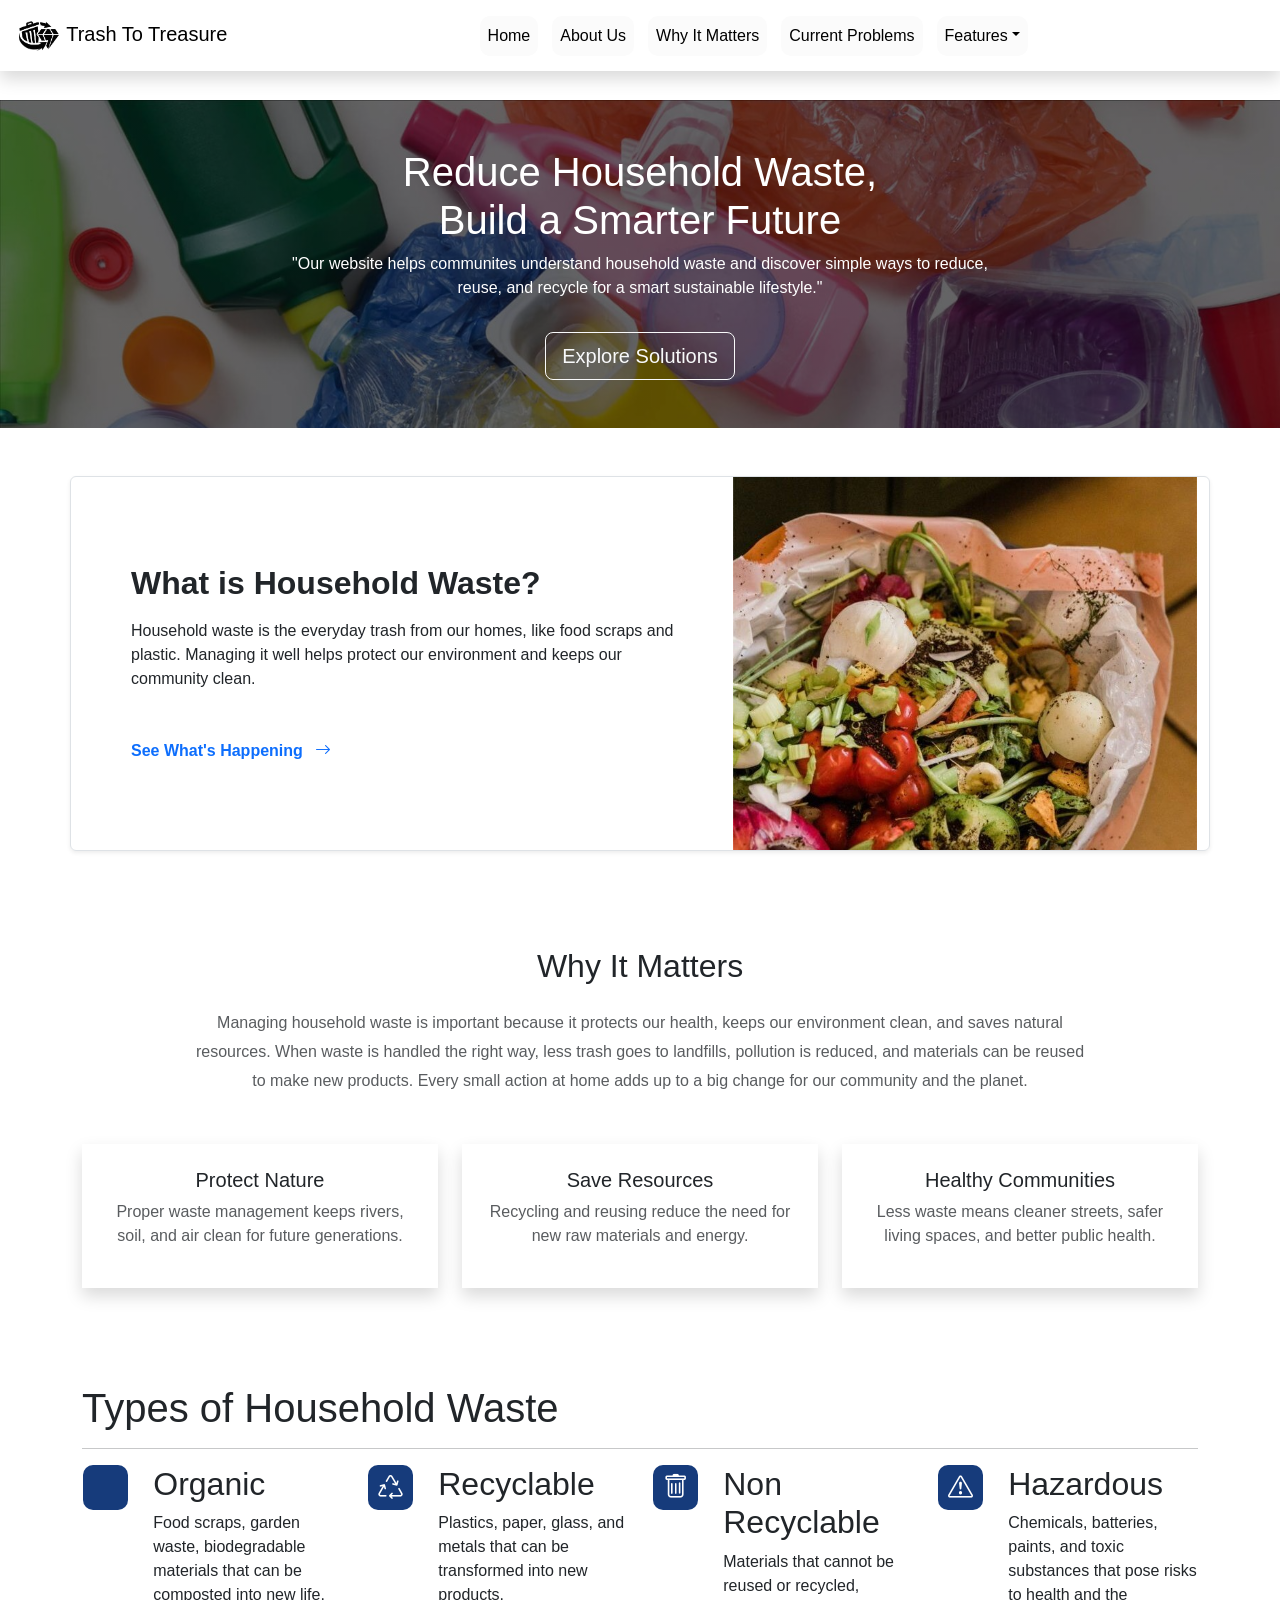
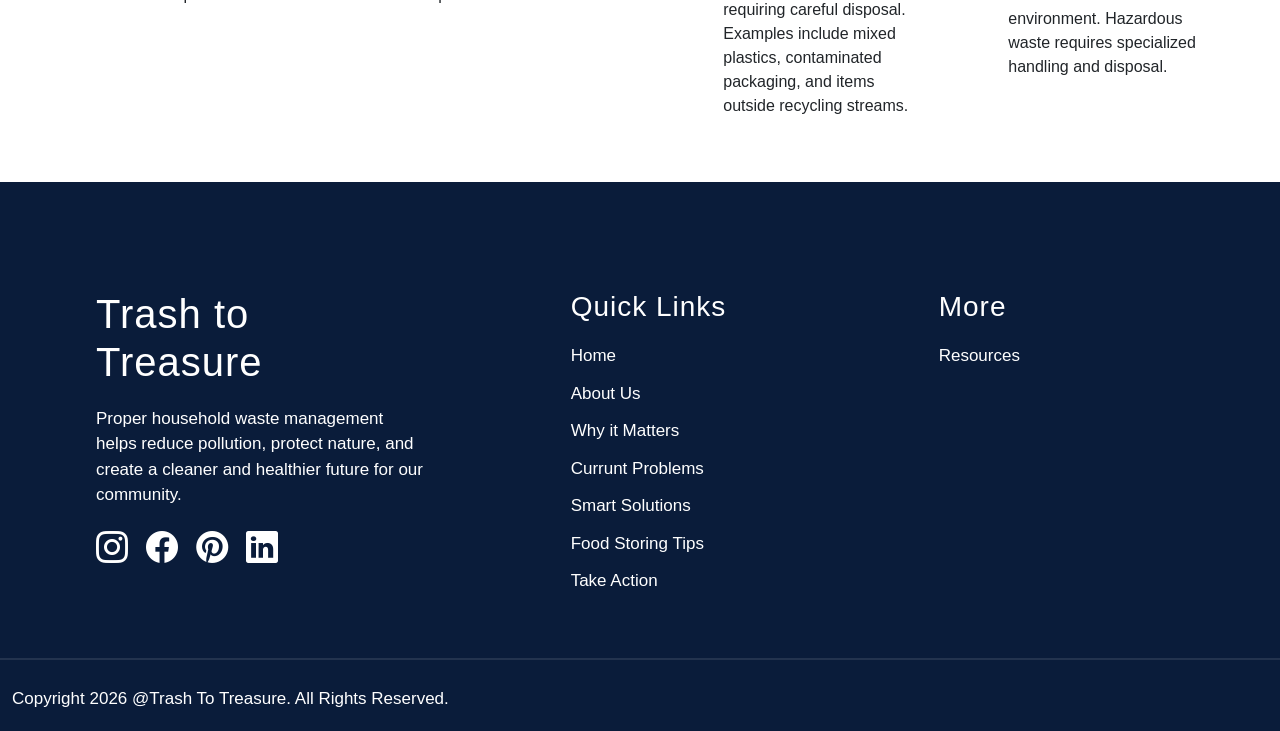
<file: index.html>
<!DOCTYPE html>
<html lang="en">
<head>
    <meta charset="UTF-8">
    <meta name="viewport" content="width=device-width, initial-scale=1.0">
    <title>Trash To Treasure</title>
    <!-- Bootstrap CDN CSS Links -->
    <link href="https://cdn.jsdelivr.net/npm/bootstrap@5.3.8/dist/css/bootstrap.min.css" rel="stylesheet" integrity="sha384-sRIl4kxILFvY47J16cr9ZwB07vP4J8+LH7qKQnuqkuIAvNWLzeN8tE5YBujZqJLB" crossorigin="anonymous">
    <link rel="stylesheet" href="https://cdn.jsdelivr.net/npm/bootstrap-icons@1.13.1/font/bootstrap-icons.min.css">
    <!-- AOS CDN Link -->
     <link href="https://unpkg.com/aos@2.3.1/dist/aos.css" rel="stylesheet">
     <link rel="stylesheet" href="pbl.css">

</head>
<body>

    <!-- navbar start -->
    <nav class="navbar navbar-expand-md px-3 fixed-top shadow">
        <!-- Navbar brand -->
        <a href="index.html" class="navbar-brand"><img id="logo" src="logo.png" alt="logo">   Trash To Treasure</a>
         <!-- Navbar toggle button -->
        <button type="button" class="navbar-toggler" data-bs-toggle="collapse" data-bs-target="#nav-id"><span class="navbar-toggler-icon"></span></button>
        <div class="collapse navbar-collapse" id="nav-id">
            <ul class="navbar-nav mx-auto">
                <li class="nav-item"><a href="index.html" class="nav-link active">Home</a></li>
                <li class="nav-item"><a href="aboutus.html" class="nav-link active">About Us</a></li>
                <li class="nav-item"><a href="whyitmatters.html" class="nav-link active">Why It Matters</a></li>
                <li class="nav-item"><a href="currentproblem.html" class="nav-link active">Current Problems</a></li>
                <li class="nav-item dropdown"><a href="" class="nav-link active dropdown-toggle" data-bs-toggle="dropdown">Features</a>
                    <ul class="dropdown-menu">
                        <li><a href="smartsolutions.html" class="dropdown-item">Smart Solutions</a></li>
                        <li><a href="Tips.html" class="dropdown-item">Food Storing Tips</a></li>
                        <li><a href="action.html" class="dropdown-item">Take Action</a></li>
                    </ul>
                </li>
            </ul>
        </div>
    </nav>
    <!-- navbar end -->
     <!-- Hero -->
    <section class="py-5 hero-section d-flex align-items-center justify-content-center text-center">
        <div class="container">
            <div class="row justify-content-center">
                <div class="col-lg-8" data-aos="fade-up">
                    <h1 class="text-white">
                        Reduce Household Waste, <br>
                        Build a Smarter Future
                    </h1>
                    <p class="text-white">
                        "Our website helps communites understand household waste and discover simple ways to reduce, reuse, and recycle for a smart sustainable lifestyle."
                    </p>
                    <a href="smartsolutions.html" class="btn btn-outline-light btn-lg mt-3">Explore Solutions</a>
                </div>
            </div>
        </div>
    </section>

    <!-- hero end -->

    <section class="py-5">
  <div class="container border rounded shadow-sm overflow-hidden">
    <div class="row g-0 align-items-center">
      
      <div class="col-md-7 p-4 mx-auto p-5">
        <h2 class="fw-bold mb-3">What is Household Waste?</h2>
        <p class="text-dark mb-5">
          Household waste is the everyday trash from our homes, like food scraps and plastic. 
          Managing it well helps protect our environment and keeps our community clean.
        </p>
        <a href="currentproblem.html" class="fw-bold text-decoration-none">See What's Happening <i class="bi bi-arrow-right ms-2"></i> </a>
      </div>

      <div class="col-md-5">
        <img src="food_scraps.jpg" class="img-fluid w-100" alt="Waste Management">
      </div>

    </div>
  </div>
    </section>

    <section id="why" class="container py-5">
        <h2 class="section-title mb-4 text-center">Why It Matters</h2>
        <p class="text-muted text-center mx-auto" style="max-width:900px;line-height:1.8;">
            Managing household waste is important because it protects our health, keeps our environment clean, and saves natural resources.
            When waste is handled the right way, less trash goes to landfills, pollution is reduced, and materials can be reused to make new products.
            Every small action at home adds up to a big change for our community and the planet.
        </p>
        <div class="row g-4 mt-4 text-center">
            <div class="col-md-4">
                <div class="glass-card p-4 shadow">
                    <h5>Protect Nature</h5>
                    <p class="text-muted">Proper waste management keeps rivers, soil, and air clean for future generations.</p>
                </div>
            </div>
            <div class="col-md-4">
                <div class="glass-card p-4 shadow">
                    <h5>Save Resources</h5>
                    <p class="text-muted">Recycling and reusing reduce the need for new raw materials and energy.</p>
                </div>
            </div>
            <div class="col-md-4">
                <div class="glass-card p-4 shadow">
                    <h5>Healthy Communities</h5>
                    <p class="text-muted">Less waste means cleaner streets, safer living spaces, and better public health.</p>
                </div>
            </div>
        </div>
    </section>

    <!-- types of household waste -->
     <div class="container mb-5 mt-5">
        <h1>Types of Household Waste</h1><hr>
        <div class="row">
            <div class="col-lg-3">
                <!-- for icon box and text -->
                 <div class="row">
                    <div class="col-3">
                        <div class="m-auto d-flex justify-content-center align-items-center hanging-icon"><i class="bi bi-leaf"></i>
                    </div>
                </div> 
                    <div class="col-9">
                        <h2>Organic</h2>
                        <p>Food scraps, garden waste, biodegradable materials that can be composted into new life.
                        </p>
                    </div>
                 </div>
            </div>
            <div class="col-lg-3">
                <!-- for icon box and text -->
                 <div class="row">
                    <div class="col-3">
                        <div class="m-auto d-flex justify-content-center align-items-center hanging-icon"><i class="bi bi-recycle"></i>
                    </div>
                </div> 
                    <div class="col-9">
                        <h2>Recyclable</h2>
                        <p>Plastics, paper, glass, and metals that can be transformed into new products.
                        </p>
                    </div>
                 </div>
            </div>
            <div class="col-lg-3">
                <!-- for icon box and text -->
                 <div class="row">
                    <div class="col-3">
                        <div class="m-auto d-flex justify-content-center align-items-center hanging-icon"><i class="bi bi-trash"></i>
                    </div>
                </div> 
                    <div class="col-9">
                        <h2>Non Recyclable</h2>
                        <p>Materials that cannot be reused or recycled, requiring careful disposal. Examples include mixed plastics, contaminated packaging, and items outside recycling streams.
                        </p>
                    </div>
                 </div>
            </div>
            <div class="col-lg-3">
                <!-- for icon box and text -->
                 <div class="row">
                    <div class="col-3">
                        <div class="m-auto d-flex justify-content-center align-items-center hanging-icon"><i class="bi bi-exclamation-triangle"></i></i>
                    </div>
                </div> 
                    <div class="col-9">
                        <h2>Hazardous</h2>
                        <p>Chemicals, batteries, paints, and toxic substances that pose risks to health and the environment. Hazardous waste requires specialized handling and disposal.
                        </p>
                    </div>
                 </div>
            </div>
        </div>
    </div>


    <footer>
        <div class="container-fluid">
            <div class="row">

                <div class="col-lg-4 mb-4 mb-lg-0 ms-5 p-5">
                    <h2>Trash to Treasure</h2>
                    <p>
                        Proper household waste management helps reduce pollution, protect nature, 
                        and create a cleaner and healthier future for our community.
                    </p>

                    <div class="social-icons">
                        <a href="https://instagram.com" target="_blank">
                            <i class="bi bi-instagram"></i>
                        </a>
                        <a href="https://facebook.com" target="_blank">
                            <i class="bi bi-facebook"></i>
                        </a>
                        <a href="https://pinterest.com" target="_blank">
                            <i class="bi bi-pinterest"></i>
                        </a>
                        <a href="https://linkedin.com" target="_blank">
                            <i class="bi bi-linkedin"></i>
                        </a>
                    </div>
                </div>
            <div class="col-6 col-lg-3 ms-5 p-5">
                    <h3>Quick Links</h3>
                    <ul>
                        <li><a href="index.html">Home</a></li>
                        <li><a href="aboutus.html">About Us</a></li>
                        <li><a href="whyitmatters.html">Why it Matters</a></li>
                        <li><a href="currentproblem.html">Currunt Problems</a></li>
                        <li><a href="smartsolutions.html">Smart Solutions</a></li>
                        <li><a href="Tips.html">Food Storing Tips</a></li>
                        <li><a href="action.html">Take Action</a></li>
                    </ul>
                </div>

                <div class="col-6 col-lg-3 ms-5 p-5">
                    <h3>More</h3>
                    <ul>
                        <li><a href="https://edusn-my.sharepoint.com/:w:/r/personal/yatihsulatt_edusnschool_co_uk/_layouts/15/Doc.aspx?sourcedoc=%7B3C38E7E2-E610-4535-8D6A-CE565B1C184D%7D&file=The%20BC%20log%20(2026).docx&action=default&mobileredirect=true&DefaultItemOpen=1&wdOrigin=MARKETING.WORD.SIGNIN%2CAPPHOME-WEB.JUMPBACKIN&wdPreviousSession=a4392d9c-6de2-4873-89a0-be5e439f21bf&wdPreviousSessionSrc=AppHomeWeb&ct=1779704023563">Resources</a></li>
                    </ul>
                </div>
            
            <hr>

            <div class="footer-bottom">
                <p class="mb-0">
                    Copyright 2026 @Trash To Treasure. All Rights Reserved.
                </p>
            </div>
        </div>
    </footer>

    
    <!-- Bootstrap CDN JS LINK -->
     <script src="https://cdn.jsdelivr.net/npm/bootstrap@5.3.8/dist/js/bootstrap.bundle.min.js" integrity="sha384-FKyoEForCGlyvwx9Hj09JcYn3nv7wiPVlz7YYwJrWVcXK/BmnVDxM+D2scQbITxI" crossorigin="anonymous"></script>
    <!-- AOS JS Link -->
     <script src="https://unpkg.com/aos@2.3.1/dist/aos.js"></script>
    <!-- AOS start -->
     <script>
        AOS.init();
     </script>
</body>
</html>
</file>
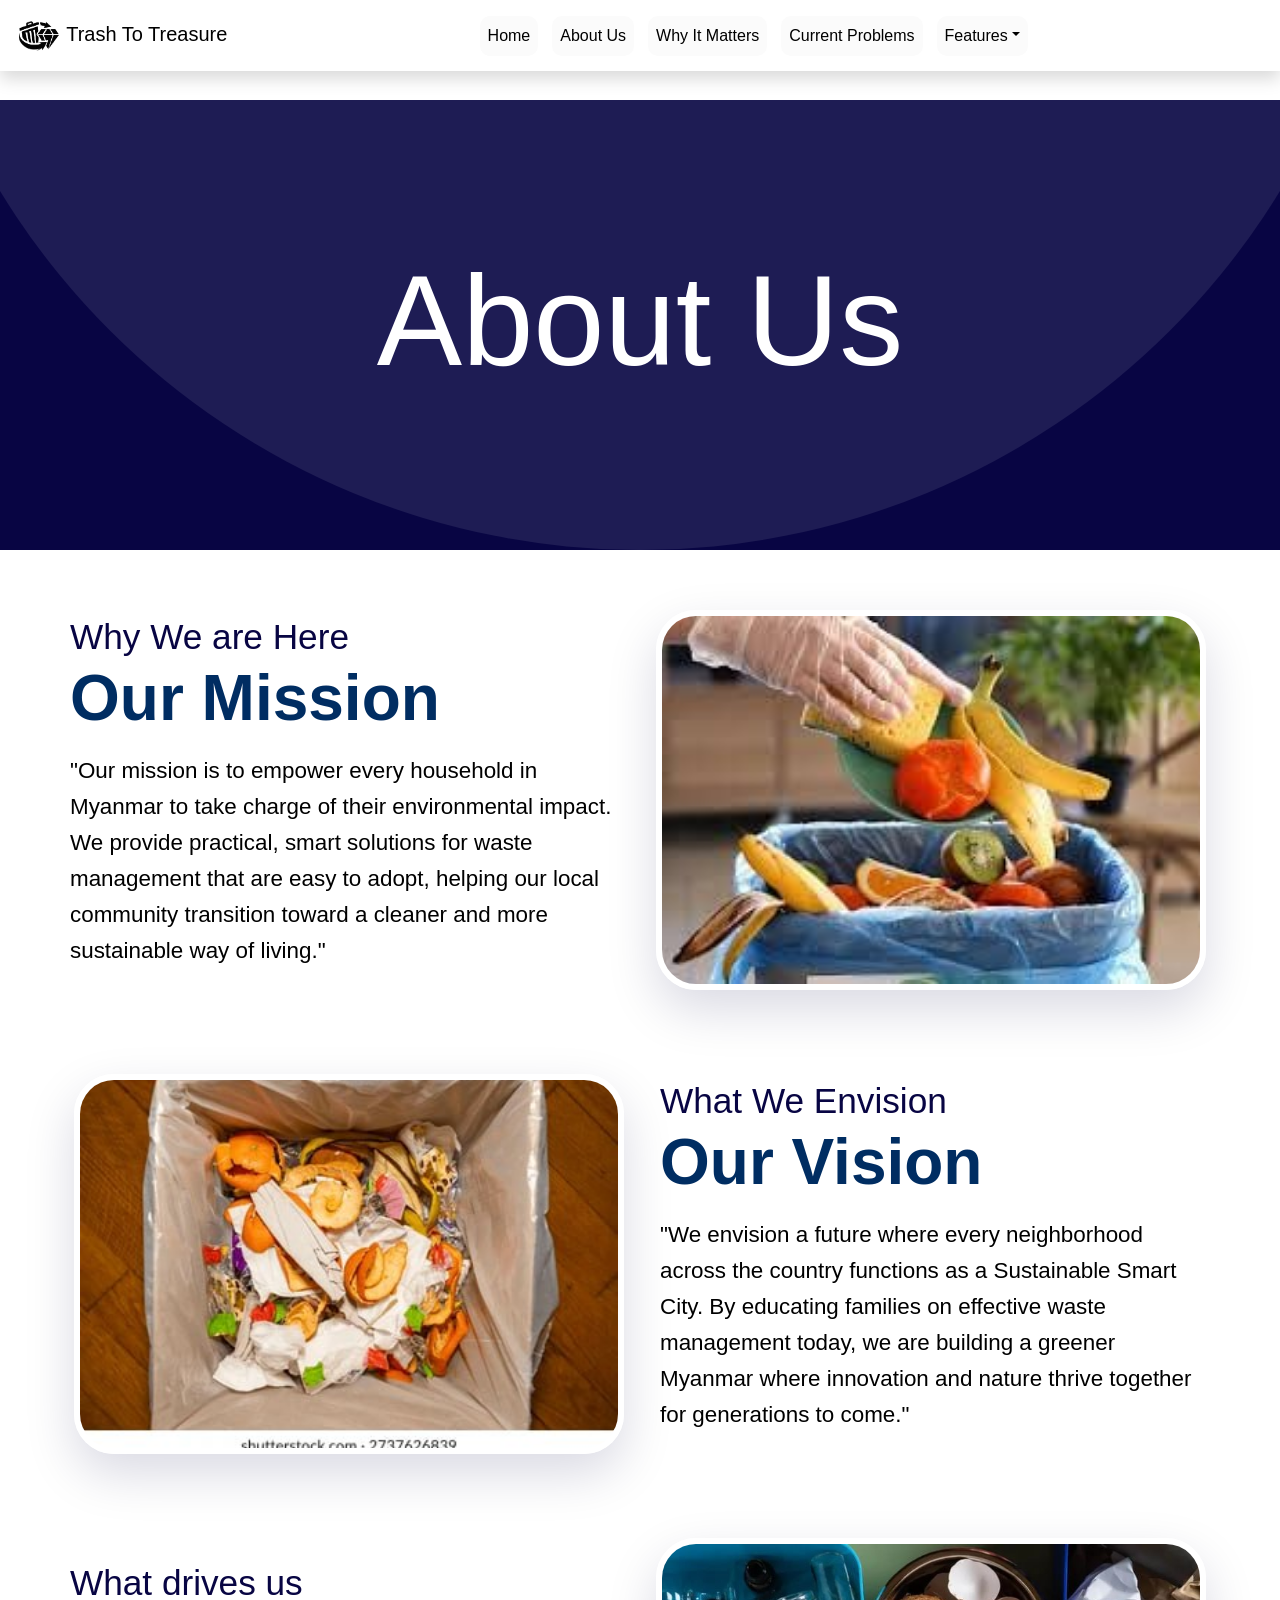
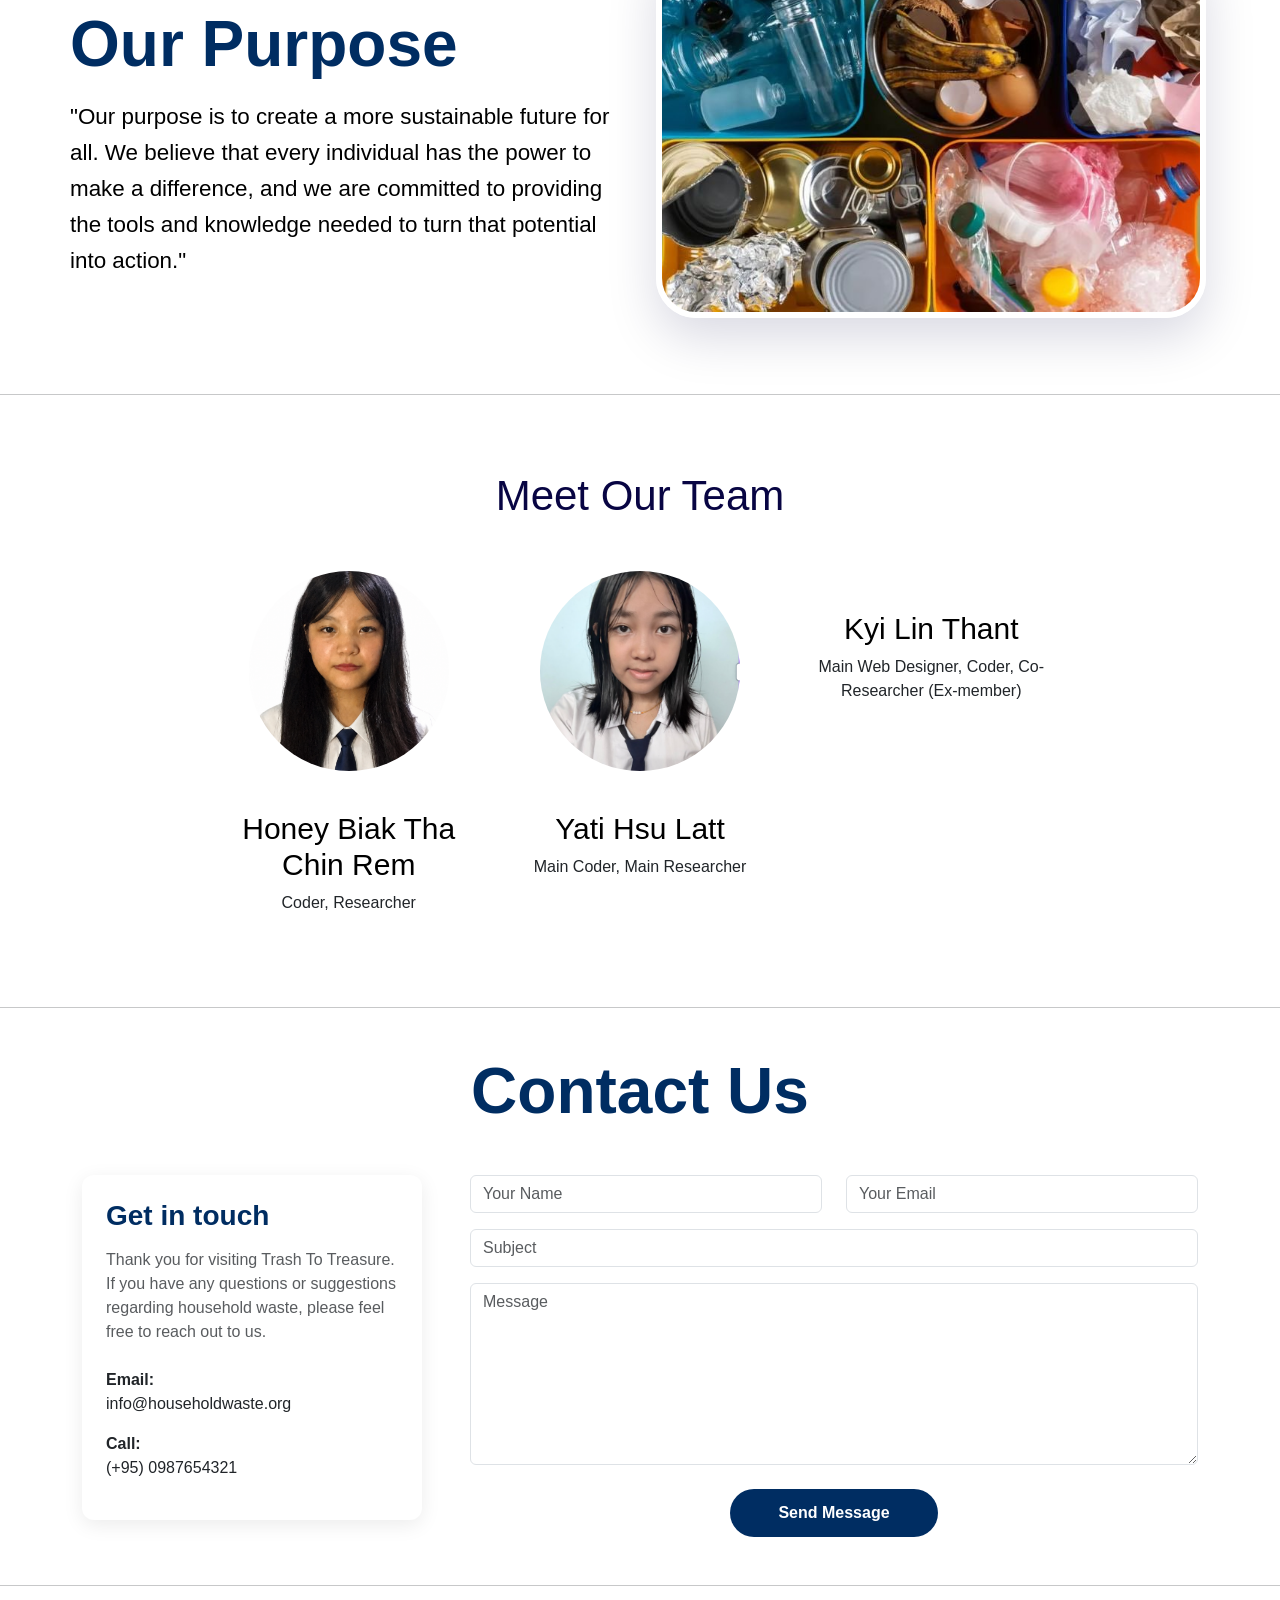
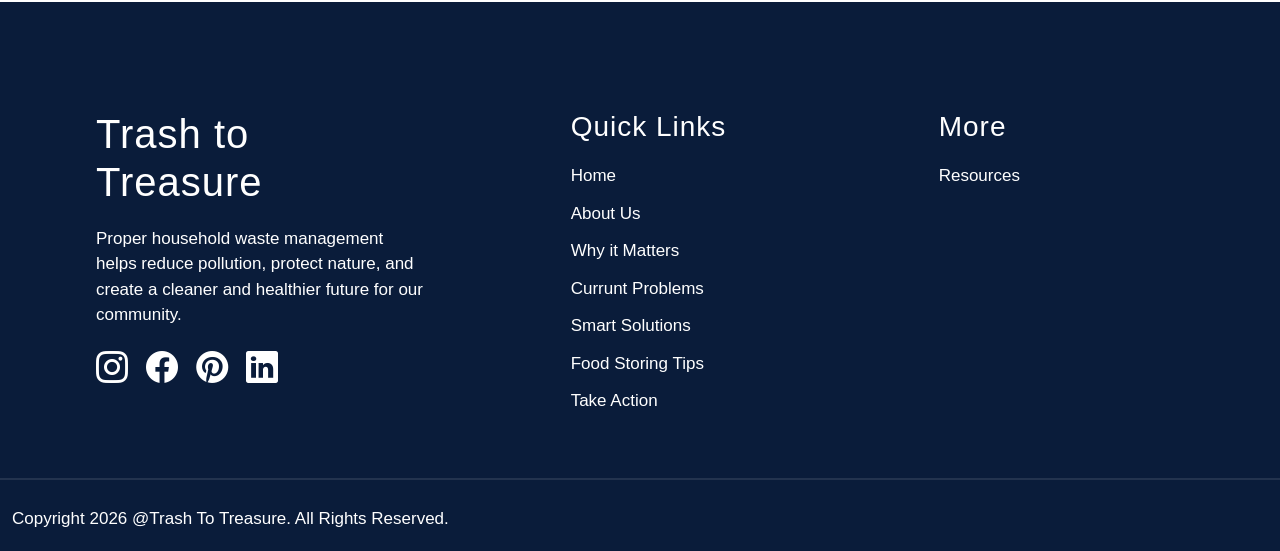
<file: aboutus.html>
<!DOCTYPE html>
<html lang="en">
<head>
    <meta charset="UTF-8">
    <meta name="viewport" content="width=device-width, initial-scale=1.0">
    <title>About us</title>
    <!-- Bootstrap CDN CSS Links -->
    <link href="https://cdn.jsdelivr.net/npm/bootstrap@5.3.8/dist/css/bootstrap.min.css" rel="stylesheet" integrity="sha384-sRIl4kxILFvY47J16cr9ZwB07vP4J8+LH7qKQnuqkuIAvNWLzeN8tE5YBujZqJLB" crossorigin="anonymous">
    <!-- AOS CDN Link -->
     <link href="https://unpkg.com/aos@2.3.1/dist/aos.css" rel="stylesheet">
     <link rel="stylesheet" href="https://cdn.jsdelivr.net/npm/bootstrap-icons@1.13.1/font/bootstrap-icons.min.css">
     <link rel="stylesheet" href="aboutus.css">

</head>
<body>

    <!-- navbar start -->
    <nav class="navbar navbar-expand-md px-3 fixed-top shadow">
        <!-- Navbar brand -->
        <a href="index.html" class="navbar-brand"><img id="logo" src="logo.png" alt="logo">   Trash To Treasure</a>
         <!-- Navbar toggle button -->
        <button type="button" class="navbar-toggler" data-bs-toggle="collapse" data-bs-target="#nav-id"><span class="navbar-toggler-icon"></span></button>
        <div class="collapse navbar-collapse" id="nav-id">
            <ul class="navbar-nav mx-auto">
                <li class="nav-item"><a href="index.html" class="nav-link active">Home</a></li>
                <li class="nav-item"><a href="aboutus.html" class="nav-link active">About Us</a></li>
                <li class="nav-item"><a href="whyitmatters.html" class="nav-link active">Why It Matters</a></li>
                <li class="nav-item"><a href="currentproblem.html" class="nav-link active">Current Problems</a></li>
                <li class="nav-item dropdown"><a href="" class="nav-link active dropdown-toggle" data-bs-toggle="dropdown">Features</a>
                    <ul class="dropdown-menu">
                        <li><a href="smartsolutions.html" class="dropdown-item">Smart Solutions</a></li>
                        <li><a href="Tips.html" class="dropdown-item">Food Storing Tips</a></li>
                        <li><a href="action.html" class="dropdown-item">Take Action</a></li>
                    </ul>
                </li>
            </ul>
        </div>
    </nav>
    <!-- navbar end -->
    <!-- About us -->
    <section class="about-hero">
        <h1 class="about-title">About Us</h1>
    </section>
 
    <section class="about-section container">
 
        <div class="row align-items-center g-4"> <div class="col-lg-6 text-col-left">
                <h3 class="section-subtitle">Why We are Here</h3>
                <h2 class="section-title">Our Mission</h2>
                <p class="section-text">
                    "Our mission is to empower every household in Myanmar to take charge of their environmental impact. We provide practical, smart solutions for waste management that are easy to adopt, helping our local community transition toward a cleaner and more sustainable way of living."
                </p>
            </div>
 
            <div class="col-lg-6">
                <div class="img-wrapper">
                    <img src="throw.jpg" alt="Mission Image" class="about-img">
                </div>
            </div>
        </div>
 
        <div class="row align-items-center vision-row g-4">
            <div class="col-lg-6 order-lg-1 order-2">
                <div class="img-wrapper">
                    <img src="bin.jpg" alt="Vision Image" class="about-img">
                </div>
            </div>
 
            <div class="col-lg-6 order-lg-2 order-1 text-col-right">
                <h3 class="section-subtitle">What We Envision</h3>
                <h2 class="section-title">Our Vision</h2>
                <p class="section-text">
                    "We envision a future where every neighborhood across the country functions as a Sustainable Smart City. By educating families on effective waste management today, we are building a greener Myanmar where innovation and nature thrive together for generations to come."
                </p>
            </div>
        </div>
 
        <div class="row align-items-center purpose-row g-4">
            <div class="col-lg-6 text-col-left">
                <h3 class="section-subtitle">What drives us</h3>
                <h2 class="section-title">Our Purpose</h2>
                <p class="section-text">
                    "Our purpose is to create a more sustainable future for all. We believe that every individual has the power to make a difference, and we are committed to providing the tools and knowledge needed to turn that potential into action."
                </p>
            </div>
 
            <div class="col-lg-6">
                <div class="img-wrapper">
                    <img src="neat.jpg" alt="Purpose Image" class="about-img">
                </div>
            </div>
        </div>
    </section>
    <hr>
 
<!-- Meet Our Team Section -->
    <section class="team-section">
        <h2>Meet Our Team</h2>
    
        <div class="team-container">
    
            <!-- Member 1 -->
            <div class="team-member">
            <img src="Honey.png" alt="Honey Biak Tha Chin Rem">
            <h3>Honey Biak Tha Chin Rem</h3>
            <p>Coder, Researcher</p>
            </div>
    
            <!-- Member 2 -->
            <div class="team-member">
            <img src="Yati.png" alt="Yati Hsu Latt">
            <h3>Yati Hsu Latt</h3>
            <p>Main Coder, Main Researcher</p>
            </div>
    
            <!-- Member 3 -->
            <div class="team-member">
            <h3>Kyi Lin Thant</h3>
            <p>Main Web Designer, Coder, Co-Researcher (Ex-member)</p>
            </div>
    
        </div>
    </section>
    <hr>
 
<!-- Contact Form -->
 <div class="container my-5">
        <h1 class="text-center mb-5 section-title">Contact Us</h1>
 
        <div class="row g-5">
            <div class="col-md-4">
                <div class="info-card p-4">
                    <h3 class="mb-3">Get in touch</h3>
                    <p class="text-muted">Thank you for visiting Trash To Treasure. If you have any questions or suggestions regarding household waste, please feel free to reach out to us.</p>
                   
                    <div class="mt-4">
                        <p class="mb-0"><strong>Email:</strong></p>
                        <p>info@householdwaste.org</p>
                    </div>
 
                    <div class="mt-3">
                        <p class="mb-0"><strong>Call:</strong></p>
                        <p>(+95) 0987654321</p>
                    </div>
                </div>
            </div>
 
            <div class="col-md-8">
                <form action="#">
                    <div class="row mb-3">
                        <div class="col-md-6">
                            <input type="text" class="form-control custom-input" placeholder="Your Name" required>
                        </div>
                        <div class="col-md-6">
                            <input type="email" class="form-control custom-input" placeholder="Your Email" required>
                        </div>
                    </div>
                    <div class="mb-3">
                        <input type="text" class="form-control custom-input" placeholder="Subject" required>
                    </div>
                    <div class="mb-4">
                        <textarea class="form-control custom-input" rows="7" placeholder="Message" required></textarea>
                    </div>
                    <div class="text-center">
                        <button type="submit" class="btn btn-orange px-5">Send Message</button>
                    </div>
                </form>
            </div>
        </div>
    </div>
    <hr>

    <footer>
        <div class="container-fluid">
            <div class="row">

                <div class="col-lg-4 mb-4 mb-lg-0 ms-5 p-5">
                    <h2>Trash to Treasure</h2>
                    <p>
                        Proper household waste management helps reduce pollution, protect nature, 
                        and create a cleaner and healthier future for our community.
                    </p>

                    <div class="social-icons">
                        <a href="https://instagram.com" target="_blank">
                            <i class="bi bi-instagram"></i>
                        </a>
                        <a href="https://facebook.com" target="_blank">
                            <i class="bi bi-facebook"></i>
                        </a>
                        <a href="https://pinterest.com" target="_blank">
                            <i class="bi bi-pinterest"></i>
                        </a>
                        <a href="https://linkedin.com" target="_blank">
                            <i class="bi bi-linkedin"></i>
                        </a>
                    </div>
                </div>
            <div class="col-6 col-lg-3 ms-5 p-5">
                    <h3>Quick Links</h3>
                    <ul>
                        <li><a href="index.html">Home</a></li>
                        <li><a href="aboutus.html">About Us</a></li>
                        <li><a href="whyitmatters.html">Why it Matters</a></li>
                        <li><a href="currentproblem.html">Currunt Problems</a></li>
                        <li><a href="smartsolutions.html">Smart Solutions</a></li>
                        <li><a href="Tips.html">Food Storing Tips</a></li>
                        <li><a href="action.html">Take Action</a></li>
                    </ul>
                </div>

                <div class="col-6 col-lg-3 ms-5 p-5">
                    <h3>More</h3>
                    <ul>
                        <li><a href="https://edusn-my.sharepoint.com/:w:/r/personal/yatihsulatt_edusnschool_co_uk/_layouts/15/Doc.aspx?sourcedoc=%7B3C38E7E2-E610-4535-8D6A-CE565B1C184D%7D&file=The%20BC%20log%20(2026).docx&action=default&mobileredirect=true&DefaultItemOpen=1&wdOrigin=MARKETING.WORD.SIGNIN%2CAPPHOME-WEB.JUMPBACKIN&wdPreviousSession=a4392d9c-6de2-4873-89a0-be5e439f21bf&wdPreviousSessionSrc=AppHomeWeb&ct=1779704023563">Resources</a></li>
                    </ul>
                </div>
            
            <hr>

            <div class="footer-bottom">
                <p class="mb-0">
                    Copyright 2026 @Trash To Treasure. All Rights Reserved.
                </p>
            </div>
        </div>
    </footer>

    
    <!-- Bootstrap CDN JS LINK -->
     <script src="https://cdn.jsdelivr.net/npm/bootstrap@5.3.8/dist/js/bootstrap.bundle.min.js" integrity="sha384-FKyoEForCGlyvwx9Hj09JcYn3nv7wiPVlz7YYwJrWVcXK/BmnVDxM+D2scQbITxI" crossorigin="anonymous"></script>
    <!-- AOS JS Link -->
     <script src="https://unpkg.com/aos@2.3.1/dist/aos.js"></script>
    <!-- AOS start -->
     <script>
        AOS.init();
     </script>
</body>
</html>
</file>
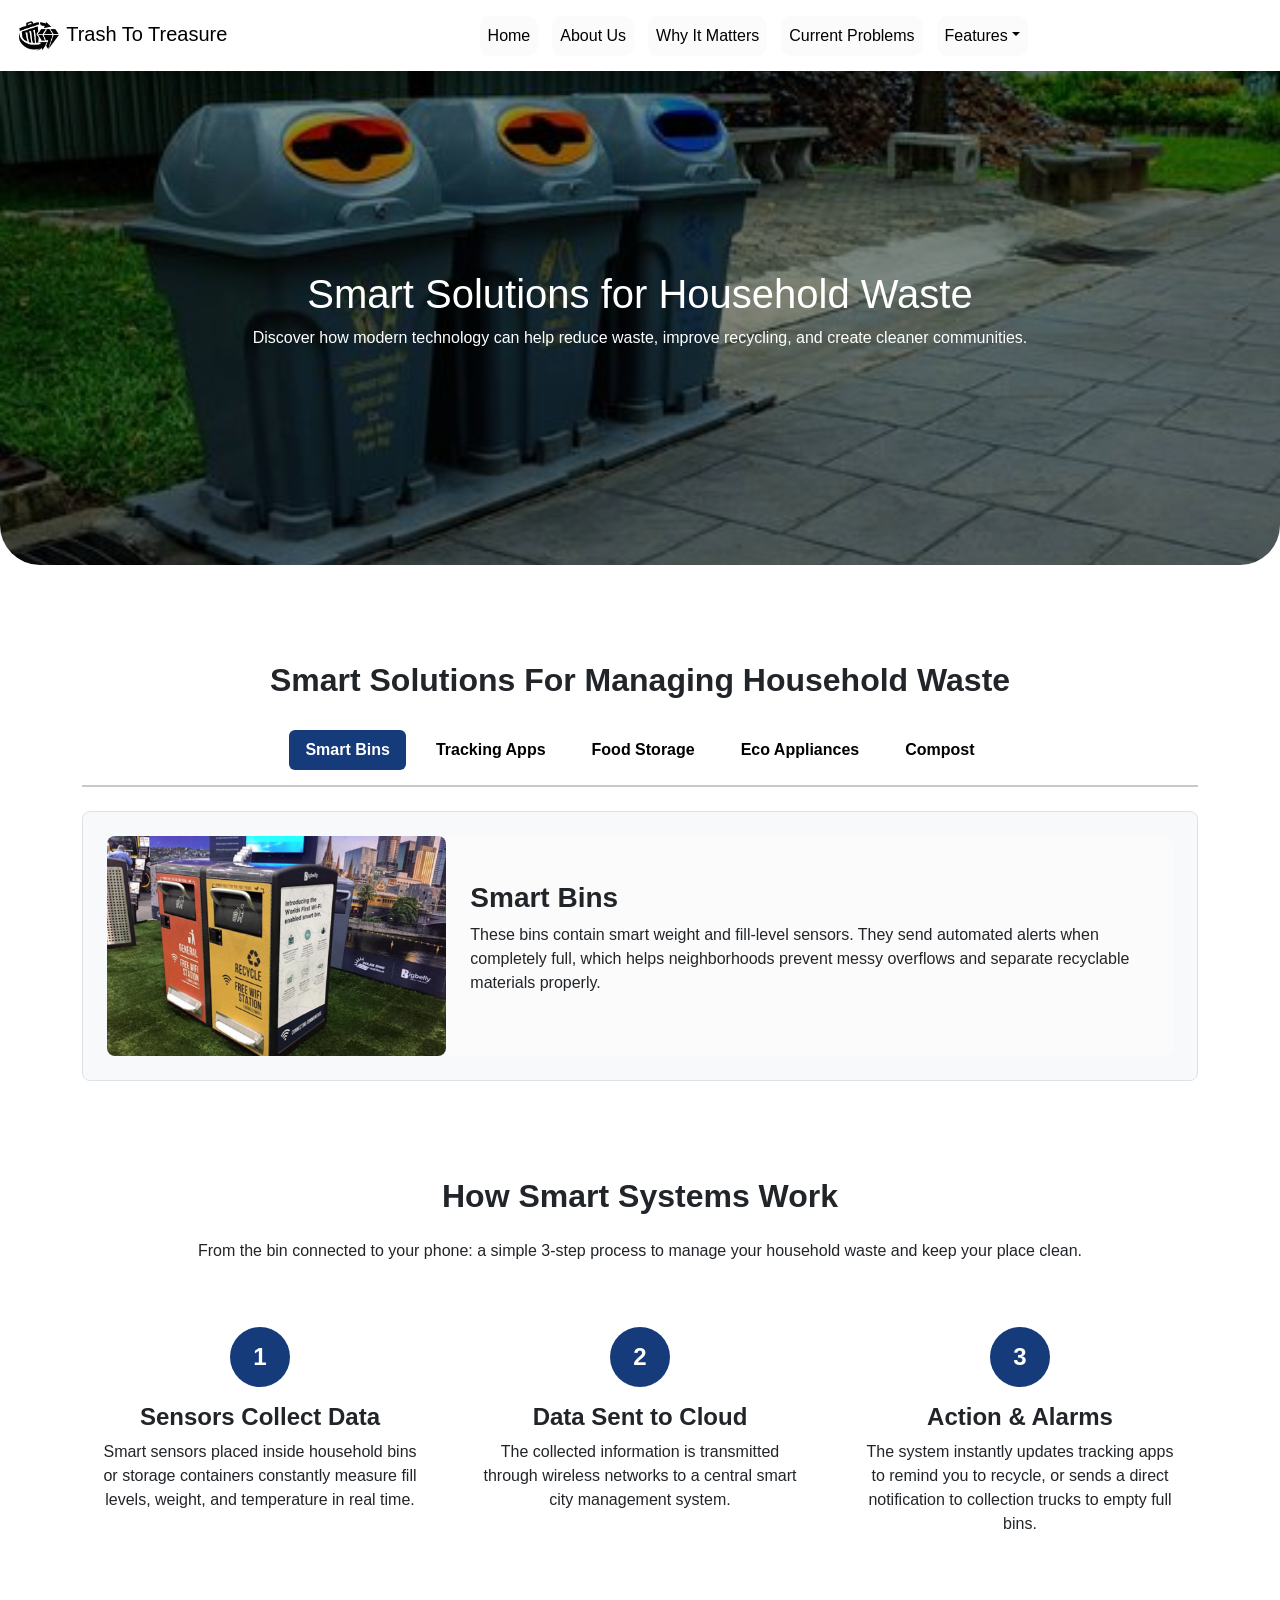
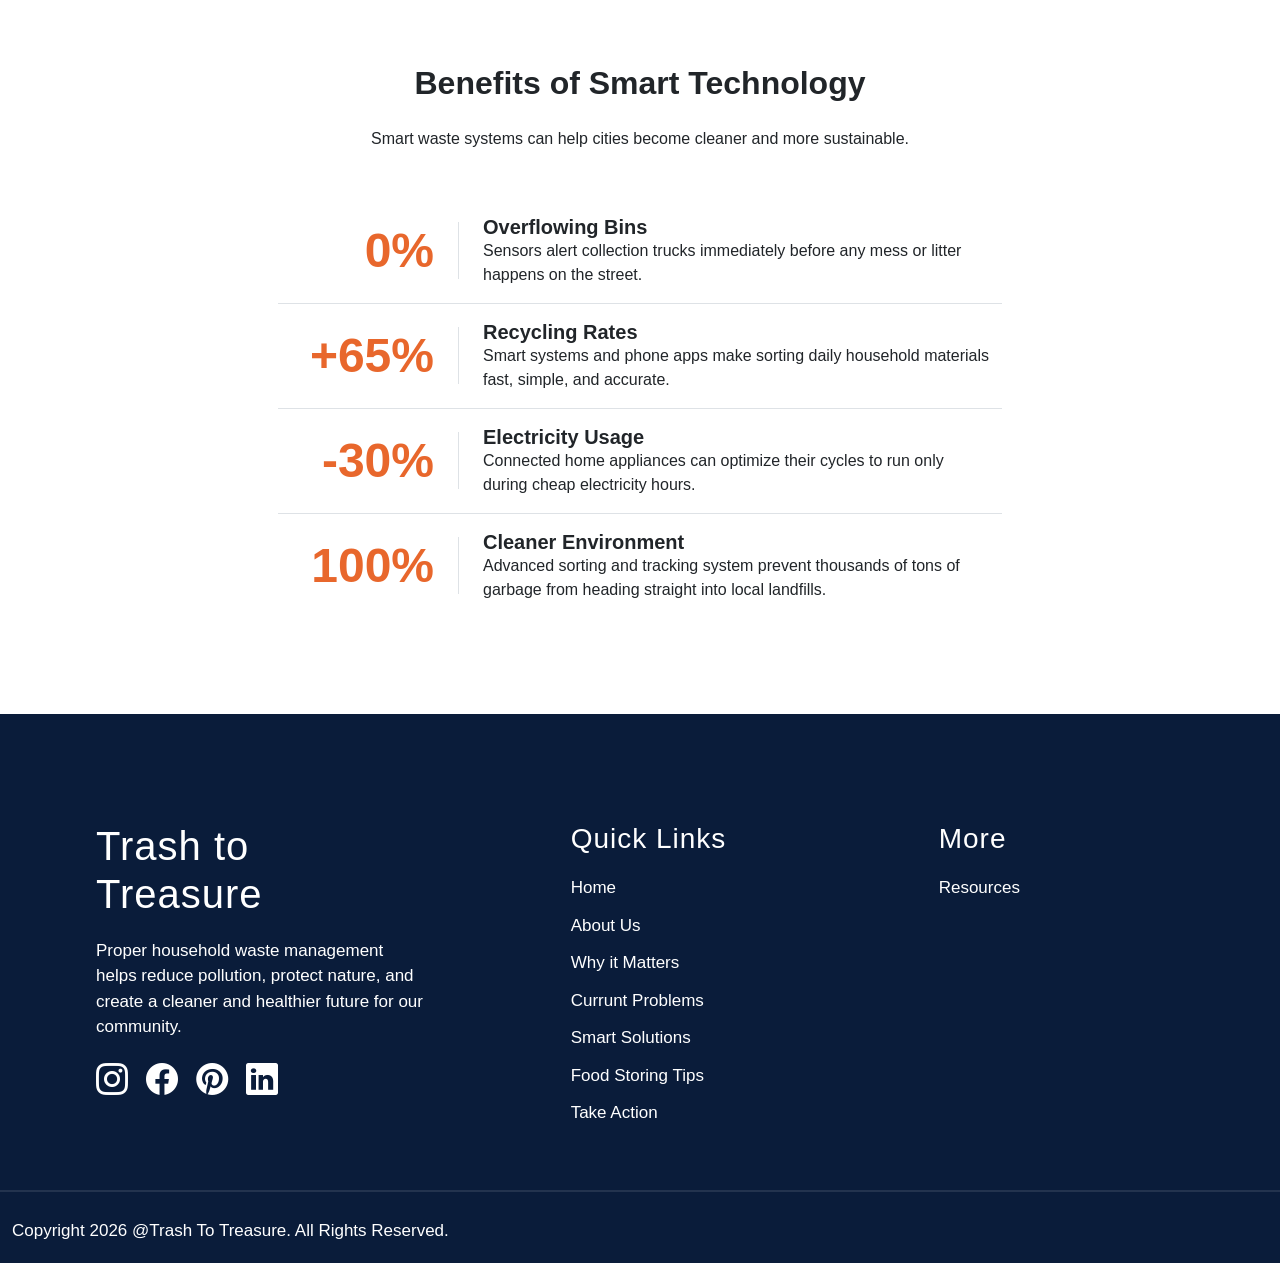
<file: smartsolutions.html>
<!DOCTYPE html>
<html lang="en">
<head>
    <meta charset="UTF-8">
    <meta name="viewport" content="width=device-width, initial-scale=1.0">
    <title>Smart Solutions</title>
    <!-- Bootstrap CDN CSS Links -->
    <link href="https://cdn.jsdelivr.net/npm/bootstrap@5.3.8/dist/css/bootstrap.min.css" rel="stylesheet" integrity="sha384-sRIl4kxILFvY47J16cr9ZwB07vP4J8+LH7qKQnuqkuIAvNWLzeN8tE5YBujZqJLB" crossorigin="anonymous">
    <!-- AOS CDN Link -->
     <link href="https://unpkg.com/aos@2.3.1/dist/aos.css" rel="stylesheet">
     <link rel="stylesheet" href="smartsolutions.css">
     <link rel="stylesheet" href="https://cdn.jsdelivr.net/npm/bootstrap-icons@1.13.1/font/bootstrap-icons.min.css">

</head>
<body>
    <!-- navbar start -->
    <nav class="navbar navbar-expand-md px-3 fixed-top shadow">
        <!-- Navbar brand -->
        <a href="index.html" class="navbar-brand"><img id="logo" src="logo.png" alt="logo">   Trash To Treasure</a>
         <!-- Navbar toggle button -->
        <button type="button" class="navbar-toggler" data-bs-toggle="collapse" data-bs-target="#nav-id"><span class="navbar-toggler-icon"></span></button>
        <div class="collapse navbar-collapse" id="nav-id">
            <ul class="navbar-nav mx-auto">
                <li class="nav-item"><a href="index.html" class="nav-link active nav-active">Home</a></li>
                <li class="nav-item"><a href="aboutus.html" class="nav-link active">About Us</a></li>
                <li class="nav-item"><a href="whyitmatters.html" class="nav-link active">Why It Matters</a></li>
                <li class="nav-item"><a href="currentproblem.html" class="nav-link active">Current Problems</a></li>
                <li class="nav-item dropdown"><a href="" class="nav-link active dropdown-toggle" data-bs-toggle="dropdown">Features</a>
                    <ul class="dropdown-menu">
                        <li><a href="smartsolutions.html" class="dropdown-item">Smart Solutions</a></li>
                        <li><a href="Tips.html" class="dropdown-item">Food Storing Tips</a></li>
                        <li><a href="action.html" class="dropdown-item">Take Action</a></li>
                    </ul>
                </li>
            </ul>
        </div>
    </nav>
    <!-- navbar end -->

     <!-- hero section -->
    <section class="top-section mb-5">
        <div>
            <h1>Smart Solutions for Household Waste</h1>
            <p>Discover how modern technology can help reduce waste, improve recycling, and create cleaner communities.</p>
        </div>
    </section>
    <!-- end -->

     <!-- smart solutions to managing household waste -->
    <section id="tech" class="py-5">
        <div class="container">
            <h2 class="text-center fw-bold mb-4">Smart Solutions For Managing Household Waste</h2>
            <!-- Horizontal Nav Pills -->
            <ul class="nav nav-pills justify-content-center" id="smartTechTabs">
                <li class="nav-item">
                    <button class="nav-link active fw-bold" id="bins-tab" data-bs-toggle="tab" data-bs-target="#bootstrap" type="button">Smart Bins</button>
                </li>
                <li class="nav-item">
                    <button class="nav-link fw-bold" id="apps-tab" data-bs-toggle="tab" data-bs-target="#apps" type="button">Tracking Apps</button>
                </li>
                <li class="nav-item">
                    <button class="nav-link fw-bold" id="food-tab" data-bs-toggle="tab" data-bs-target="#food" type="button">Food Storage</button>
                </li>
                <li class="nav-item">
                    <button class="nav-link fw-bold" id="energy-tab" data-bs-toggle="tab" data-bs-target="#energy" type="button">Eco Appliances</button>
                </li>
                <li class="nav-item">
                    <button class="nav-link fw-bold" id="compost-tab" data-bs-toggle="tab" data-bs-target="#compost" type="button">Compost</button>
                </li>
            </ul>
            <hr class="mt-2 mb-4 border-2">
            
            <div class="tab-content bg-light p-4 rounded-3 border" id="smartTechTabsContent">
                <!-- Smart Bins Pane -->
                <div class="tab-pane show active" id="bootstrap">
                    <div class="row align-items-center">
                        <div class="col-sm-4 mb-3 mb-sm-0">
                            <img src="smartbin.png" alt="Smart Bin" class="img-fluid rounded-3">
                        </div>
                        <div class="col-sm-8">
                            <h3 class="fw-bold">Smart Bins</h3>
                            <p>These bins contain smart weight and fill-level sensors. They send automated alerts when completely full, which helps neighborhoods prevent messy overflows and separate recyclable materials properly.</p>
                        </div>
                    </div>
                </div>
                
                <!-- Waste Tracking Apps Pane -->
                <div class="tab-pane" id="apps">
                    <div class="row align-items-center">
                        <div class="col-sm-4 mb-3 mb-sm-0">
                            <img src="wastetracker.jpg" alt="Tracking App" class="img-fluid rounded-3">
                        </div>
                        <div class="col-sm-8">
                            <h3 class="fw-bold">Waste Tracking Apps</h3>
                            <p>Mobile phone applications remind users exactly when to put out their recycling bins. They track your daily household trash habits over time and encourage sustainable behavior change.</p>
                        </div>
                    </div>
                </div>
                
                <!-- Smart Food Storage Pane -->
                <div class="tab-pane" id="food">
                    <div class="row align-items-center">
                    <div class="col-sm-4 mb-3 mb-sm-0">
                        <img src="storage.avif" alt="Smart Fridge" class="img-fluid rounded-3">
                    </div>
                    <div class="col-sm-8">
                        <h3 class="fw-bold">Smart Food Storage</h3>
                        <p>Modern smart refrigerators track expiration dates of items placed inside them. They automatically send notifications to cook food before it spoils, saving money and dramatically lowering food waste.</p>
                    </div>
                    </div>
                </div>
                
                <!-- Energy-Efficient Appliances Pane -->
                <div class="tab-pane" id="energy">
                    <div class="row align-items-center">
                        <div class="col-sm-4 mb-3 mb-sm-0">
                            <img src="energyapply.webp" alt="Washing Machine" class="img-fluid rounded-3">
                        </div>
                        <div class="col-sm-8">
                            <h3 class="fw-bold">Energy-Efficient Appliances</h3>
                            <p>Smart washing machines and dishwashers analyze loads and operate during off-peak energy hours using custom eco-modes. This lowers electricity use and prevents extra water waste.</p>
                        </div>
                    </div>
                </div>
                
                <!-- Compost Systems Pane -->
                <div class="tab-pane" id="compost">
                    <div class="row align-items-center">
                    <div class="col-sm-4 mb-3 mb-sm-0">
                        <img src="compost.webp" alt="Composting" class="img-fluid rounded-3">
                    </div>
                    <div class="col-sm-8">
                        <h3 class="fw-bold">Compost Systems</h3>
                        <p>Automated composting machines accelerate the breakdown of organic kitchen scraps. They convert food waste into soil fertilizer for eco-friendly gardening,which includes diverting heavy waste away from city landfills.</p>
                    </div>
                    </div>
                </div>
            </div>
        </div>
    </section>
    <!-- end -->

    <!-- how smart systems work -->
    <section id="how-it-works" class="py-5">
        <div class="container">
            <h2 class="text-center fw-bold mb-4">How Smart Systems Work</h2>
            <p class="text-center mb-5">From the bin connected to your phone: a simple 3-step process to manage your household waste and keep your place clean.</p>
            <div class="row g-4 text-center">
            
                <!-- Step 1 -->
                <div class="col-md-4">
                    <div class="p-3">
                        <div class="step text-white rounded-circle mx-auto mb-3 p-3">
                            <h4 class="fw-bold m-0">1</h4>
                        </div>
                        <h4 class="fw-bold">Sensors Collect Data</h4>
                        <p>Smart sensors placed inside household bins or storage containers constantly measure fill levels, weight, and temperature in real time.</p>
                    </div>
                </div>
                
                <!-- Step 2 -->
                <div class="col-md-4">
                    <div class="p-3">
                    <div class="step text-white rounded-circle mx-auto mb-3 p-3">
                        <h4 class="fw-bold m-0">2</h4>
                    </div>
                    <h4 class="fw-bold">Data Sent to Cloud</h4>
                    <p>The collected information is transmitted through wireless networks to a central smart city management system.</p>
                    </div>
                </div>
                
                <!-- step 3 -->
                <div class="col-md-4">
                    <div class="p-3">
                        <div class="step text-white rounded-circle mx-auto mb-3 p-3">
                            <h4 class="fw-bold m-0">3</h4>
                        </div>
                        <h4 class="fw-bold">Action & Alarms</h4>
                        <p>The system instantly updates tracking apps to remind you to recycle, or sends a direct notification to collection trucks to empty full bins.</p>
                    </div>
                </div>
            </div>
        </div>
    </section>
    <!-- end -->

    <!-- how smart technology help -->
    <section id="helps" class="py-5">
        <div class="container">
            <h2 class="text-center fw-bold mb-4">Benefits of Smart Technology</h2>
            <p class="text-center mb-5">Smart waste systems can help cities become cleaner and more sustainable.</p>
            <div class="mx-auto" style="max-width: 700px;">

                <div class="row align-items-center py-3 border-bottom">
                    <div class="col-3 text-end border-end pe-4">
                        <h1 class="display-5 percent fw-bold m-0">0%</h1>
                    </div>
                    <div class="col-9 ps-4">
                        <h5 class="fw-bold m-0">Overflowing Bins</h5>
                        <p class="m-0">Sensors alert collection trucks immediately before any mess or litter happens on the street.</p>
                    </div>
                </div>
                
                <div class="row align-items-center py-3 border-bottom">
                    <div class="col-3 text-end border-end pe-4">
                        <h1 class="display-5 percent fw-bold m-0">+65%</h1>
                    </div>
                    <div class="col-9 ps-4">
                        <h5 class="fw-bold m-0">Recycling Rates</h5>
                        <p class="m-0">Smart systems and phone apps make sorting daily household materials fast, simple, and accurate.</p>
                    </div>
                </div>
                
                <div class="row align-items-center py-3 border-bottom">
                    <div class="col-3 text-end border-end pe-4">
                        <h1 class="display-5 percent fw-bold m-0">-30%</h1>
                    </div>
                    <div class="col-9 ps-4">
                        <h5 class="fw-bold m-0">Electricity Usage</h5>
                        <p class="m-0">Connected home appliances can optimize their cycles to run only during cheap electricity hours.</p>
                    </div>
                </div>
                
                <div class="row align-items-center py-3">
                    <div class="col-3 text-end border-end pe-4">
                        <h1 class="display-5 percent fw-bold m-0">100%</h1>
                    </div>
                    <div class="col-9 ps-4">
                        <h5 class="fw-bold m-0">Cleaner Environment</h5>
                        <p class="m-0">Advanced sorting and tracking system prevent thousands of tons of garbage from heading straight into local landfills.</p>
                    </div>
                </div>

            </div>
        </div>
    </section>
    <!-- end -->


    <footer class="mt-5">
        <div class="container-fluid">
            <div class="row">

                <div class="col-lg-4 mb-4 mb-lg-0 ms-5 p-5">
                    <h2>Trash to Treasure</h2>
                    <p>
                        Proper household waste management helps reduce pollution, protect nature, 
                        and create a cleaner and healthier future for our community.
                    </p>

                    <div class="social-icons">
                        <a href="https://instagram.com" target="_blank">
                            <i class="bi bi-instagram"></i>
                        </a>
                        <a href="https://facebook.com" target="_blank">
                            <i class="bi bi-facebook"></i>
                        </a>
                        <a href="https://pinterest.com" target="_blank">
                            <i class="bi bi-pinterest"></i>
                        </a>
                        <a href="https://linkedin.com" target="_blank">
                            <i class="bi bi-linkedin"></i>
                        </a>
                    </div>
                </div>
            <div class="col-6 col-lg-3 ms-5 p-5">
                    <h3>Quick Links</h3>
                    <ul>
                        <li><a href="index.html">Home</a></li>
                        <li><a href="aboutus.html">About Us</a></li>
                        <li><a href="whyitmatters.html">Why it Matters</a></li>
                        <li><a href="currentproblem.html">Currunt Problems</a></li>
                        <li><a href="smartsolutions.html">Smart Solutions</a></li>
                        <li><a href="Tips.html">Food Storing Tips</a></li>
                        <li><a href="action.html">Take Action</a></li>
                    </ul>
                </div>

                <div class="col-6 col-lg-3 ms-5 p-5">
                    <h3>More</h3>
                    <ul>
                        <li><a href="https://edusn-my.sharepoint.com/:w:/r/personal/yatihsulatt_edusnschool_co_uk/_layouts/15/Doc.aspx?sourcedoc=%7B3C38E7E2-E610-4535-8D6A-CE565B1C184D%7D&file=The%20BC%20log%20(2026).docx&action=default&mobileredirect=true&DefaultItemOpen=1&wdOrigin=MARKETING.WORD.SIGNIN%2CAPPHOME-WEB.JUMPBACKIN&wdPreviousSession=a4392d9c-6de2-4873-89a0-be5e439f21bf&wdPreviousSessionSrc=AppHomeWeb&ct=1779704023563">Resources</a></li>
                    </ul>
                </div>
            
            <hr>

            <div class="footer-bottom">
                <p class="mb-0">
                    Copyright 2026 @Trash To Treasure. All Rights Reserved.
                </p>
            </div>
        </div>
    </footer>
    
    

    
    <!-- Bootstrap CDN JS LINK -->
     <script src="https://cdn.jsdelivr.net/npm/bootstrap@5.3.8/dist/js/bootstrap.bundle.min.js" integrity="sha384-FKyoEForCGlyvwx9Hj09JcYn3nv7wiPVlz7YYwJrWVcXK/BmnVDxM+D2scQbITxI" crossorigin="anonymous"></script>
    <!-- AOS JS Link -->
     <script src="https://unpkg.com/aos@2.3.1/dist/aos.js"></script>
    <!-- AOS start -->
     <script>
        AOS.init();
     </script>
</body>
</html>
</file>
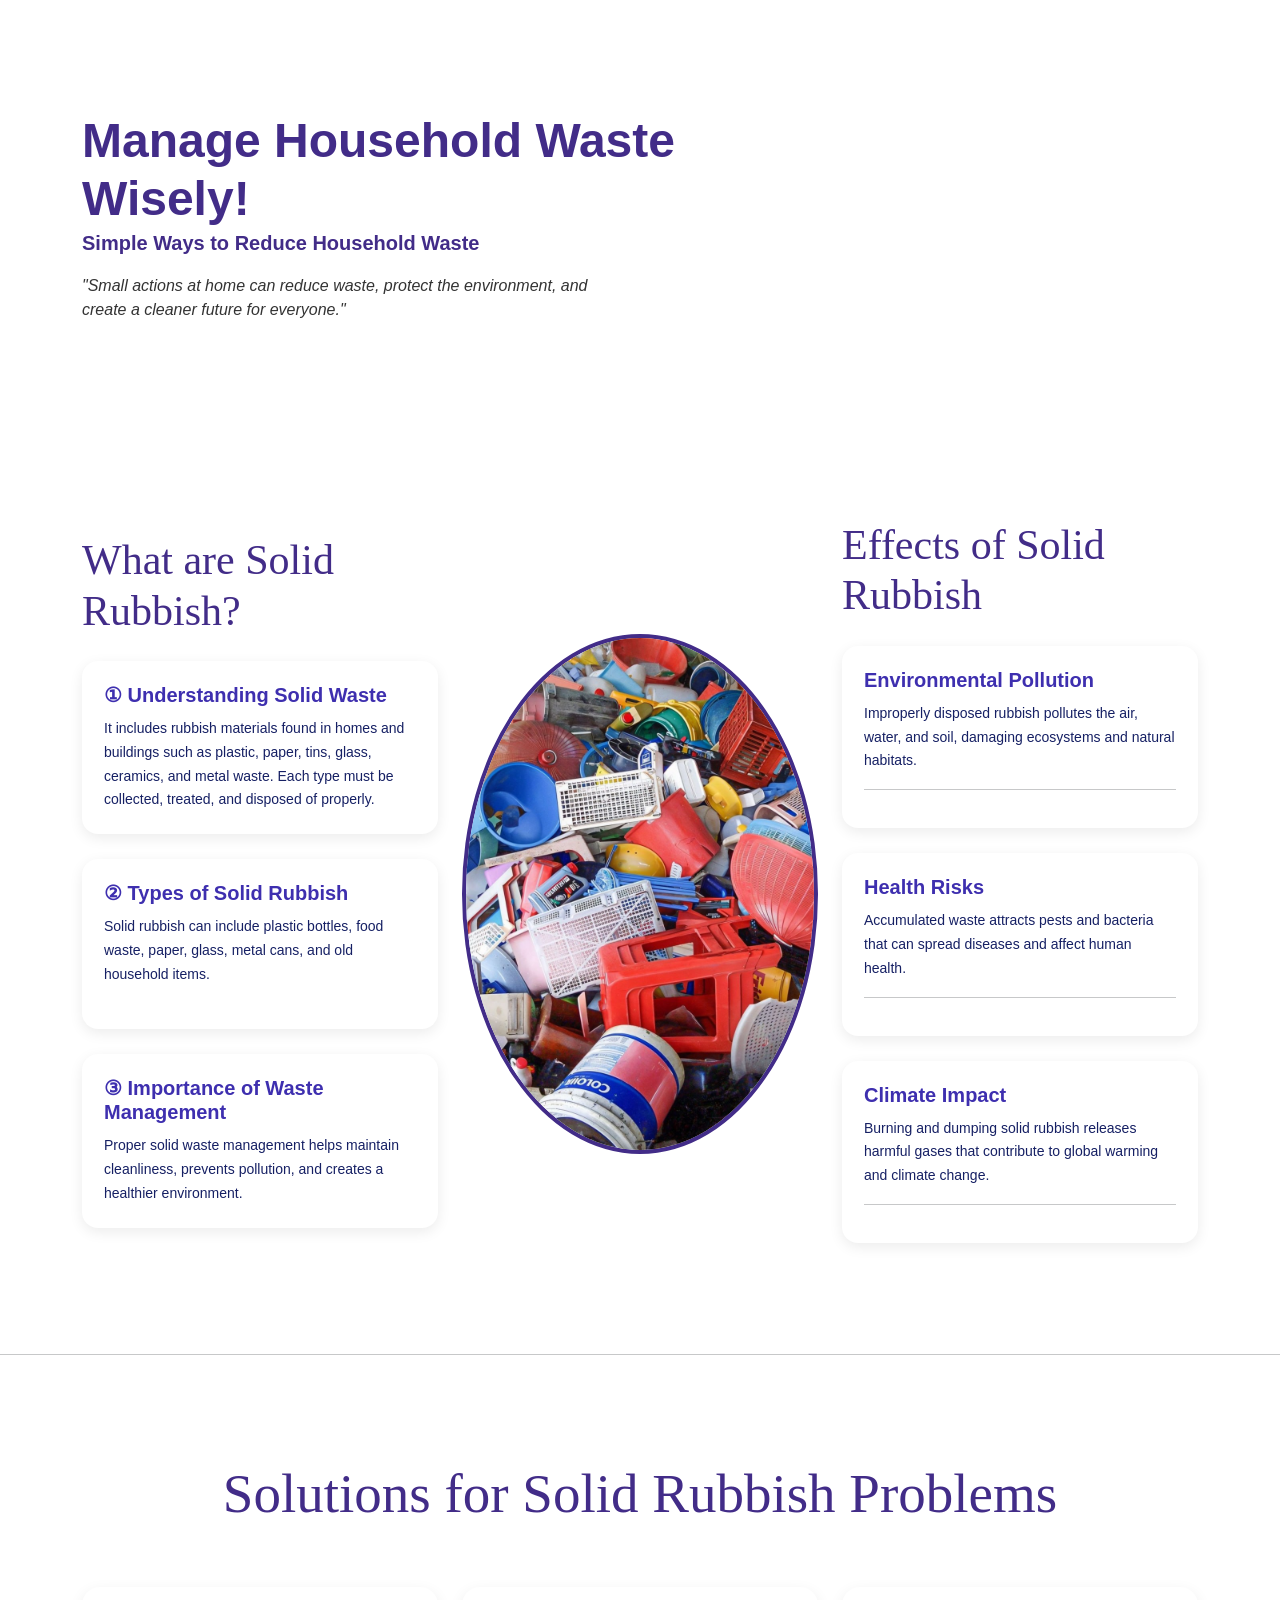
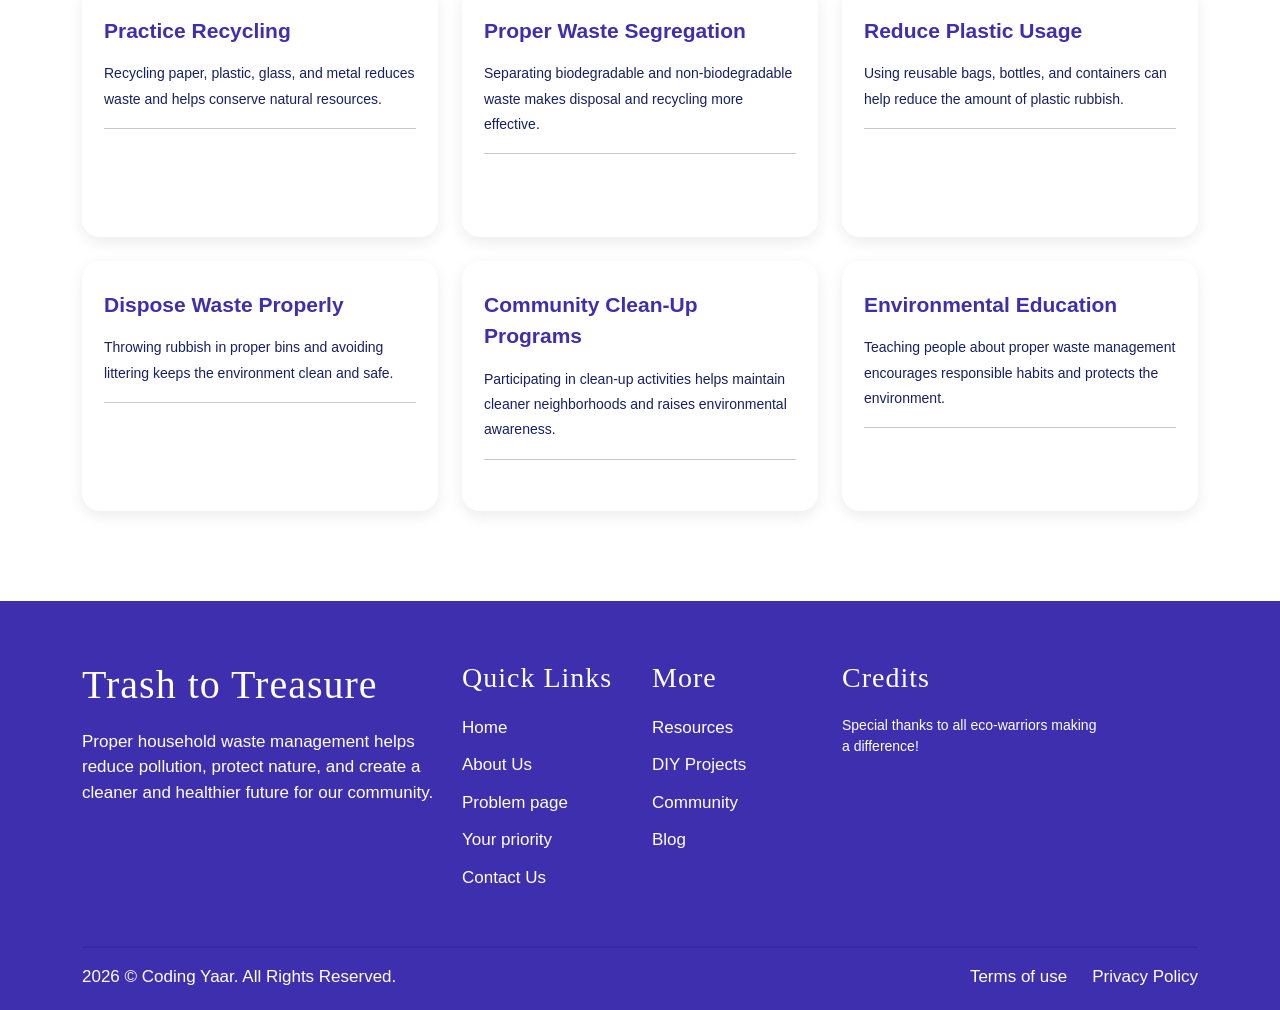
<file: solid-waste.html>
<!DOCTYPE html>
<html lang="en">
<head>
    <meta charset="UTF-8">
    <meta name="viewport" content="width=device-width, initial-scale=1.0">
    <title>Document</title>
    <!-- Bootstrap CDN CSS Links -->
    <link href="https://cdn.jsdelivr.net/npm/bootstrap@5.3.8/dist/css/bootstrap.min.css" rel="stylesheet" integrity="sha384-sRIl4kxILFvY47J16cr9ZwB07vP4J8+LH7qKQnuqkuIAvNWLzeN8tE5YBujZqJLB" crossorigin="anonymous">
    <!-- AOS CDN Link -->
    <link href="https://unpkg.com/aos@2.3.1/dist/aos.css" rel="stylesheet">
    <link rel="stylesheet" href="solid-waste.css">

</head>
<body>

    <!-- Background Image -->
 <section class="hero-section">
        <div class="container">
            <div class="row">
                <div class="col-md-8">
                    <h1 class="challenge-header text-brown mb-0">Manage Household Waste Wisely!</h1>
                    <p class="challenge-subtitle mb-3"><span class="text-brown">Simple Ways to Reduce Household Waste</span></p>
                    <p class="quote-text">
                        "Small actions at home can reduce waste, protect the environment, and create a cleaner future for everyone."
                    </p>
                </div>
            </div>
        </div>
    </section>

<!-- Explanation Section -->
<section class="solid-section">

    <div class="container">

        <div class="row align-items-center">

            <!-- LEFT COLUMN -->
            <div class="col-lg-4">

                <h2 class="section-title">
                    What are Solid Rubbish?
                </h2>

                <div class="highlight-card">

                    <h4>① Understanding Solid Waste</h4>

                    <p>
                        It includes rubbish materials found in homes and buildings such as plastic,
                        paper, tins, glass, ceramics, and metal waste. Each type must be collected,
                        treated, and disposed of properly.
                    </p>

                </div>

                <div class="info-block">

                    <h5>② Types of Solid Rubbish</h5>

                    <p>
                        Solid rubbish can include plastic bottles, food waste, paper,
                        glass, metal cans, and old household items.
                    </p>

                </div>

                <div class="info-block">

                    <h5>③ Importance of Waste Management</h5>

                    <p>
                        Proper solid waste management helps maintain cleanliness,
                        prevents pollution, and creates a healthier environment.
                    </p>

                </div>

            </div>

            <!-- CENTER IMAGE -->
            <div class="col-lg-4">

                <div class="center-image">

                    <img src="Solid waste.jpg"
                         alt="Solid Waste"
                         class="circle-image">
                </div>

            </div>

            <!-- RIGHT COLUMN -->
            <div class="col-lg-4">

                <h2 class="section-title">
                    Effects of Solid Rubbish
                </h2>

                <div class="info-block">

                    <h5>Environmental Pollution</h5>

                    <p>
                        Improperly disposed rubbish pollutes the air, water, and soil,
                        damaging ecosystems and natural habitats.
                    </p>
                    <hr>
                </div>

                <div class="info-block">

                    <h5>Health Risks</h5>

                    <p>
                        Accumulated waste attracts pests and bacteria that can spread
                        diseases and affect human health.
                    </p>
                    <hr>
                </div>

                <div class="info-block">

                    <h5>Climate Impact</h5>

                    <p>
                        Burning and dumping solid rubbish releases harmful gases
                        that contribute to global warming and climate change.
                    </p>
                    <hr>
                </div>

            </div>

        </div>

    </div>
   
</section>
<hr>

<!-- Solution Section -->
<section class="solutions-section">

    <div class="container">

        <!-- TITLE -->
        <h1 class="solution-title">
            Solutions for Solid Rubbish Problems
        </h1>

        <!-- ROW -->
        <div class="row g-4">

            <!-- CARD 1 -->
            <div class="col-lg-4 col-md-6">

                <div class="solution-card"> 
                    <i class="bi bi-recycle card-icon"></i>

                    <h4>Practice Recycling</h4>

                    <p>
                        Recycling paper, plastic, glass, and metal reduces waste
                        and helps conserve natural resources.
                    </p>
                    <hr>
                </div>

            </div>

            <!-- CARD 2 -->
            <div class="col-lg-4 col-md-6">

                <div class="solution-card">

                    <i class="bi bi-trash3 card-icon"></i>

                    <h4>Proper Waste Segregation</h4>

                    <p>
                        Separating biodegradable and non-biodegradable waste
                        makes disposal and recycling more effective.
                    </p>
                    <hr>
                </div>

            </div>

            <!-- CARD 3 -->
            <div class="col-lg-4 col-md-6">

                <div class="solution-card">

                    <i class="bi bi-tree card-icon"></i>

                    <h4>Reduce Plastic Usage</h4>

                    <p>
                        Using reusable bags, bottles, and containers can help reduce
                        the amount of plastic rubbish.
                    </p>
                    <hr>
                </div>

            </div>

            <!-- CARD 4 -->
            <div class="col-lg-4 col-md-6">

                <div class="solution-card">

                    <i class="bi bi-trash card-icon"></i>

                    <h4>Dispose Waste Properly</h4>

                    <p>
                        Throwing rubbish in proper bins and avoiding littering
                        keeps the environment clean and safe.
                    </p>
                    <hr>
                </div>

            </div>

            <!-- CARD 5 -->
            <div class="col-lg-4 col-md-6">

                <div class="solution-card">

                    <i class="bi bi-people card-icon"></i>

                    <h4>Community Clean-Up Programs</h4>

                    <p>
                        Participating in clean-up activities helps maintain cleaner
                        neighborhoods and raises environmental awareness.
                    </p>
                    <hr>
                </div>

            </div>

            <!-- CARD 6 -->
            <div class="col-lg-4 col-md-6">

                <div class="solution-card">

                    <i class="bi bi-book card-icon"></i>

                    <h4>Environmental Education</h4>

                    <p>
                        Teaching people about proper waste management encourages
                        responsible habits and protects the environment.
                    </p>
                    <hr>
                </div>

            </div>

        </div>

    </div>

</section>

<!-- Footer -->
 <footer>
        <div class="container">
            <div class="row">

                <div class="col-lg-4 mb-4 mb-lg-0">
                    <h2>Trash to Treasure</h2>
                    <p>
                        Proper household waste management helps reduce pollution, protect nature, 
                        and create a cleaner and healthier future for our community.
                    </p>

                    <div class="social-icons">
                        <a href="https://instagram.com" target="_blank">
                            <i class="bi bi-instagram"></i>
                        </a>
                        <a href="https://facebook.com" target="_blank">
                            <i class="bi bi-facebook"></i>
                        </a>
                        <a href="https://pinterest.com" target="_blank">
                            <i class="bi bi-pinterest"></i>
                        </a>
                        <a href="https://linkedin.com" target="_blank">
                            <i class="bi bi-linkedin"></i>
                        </a>
                    </div>
                </div>
                <div class="col-6 col-lg-2">
                    <h3>Quick Links</h3>
                    <ul>
                        <li><a href="#">Home</a></li>
                        <li><a href="#">About Us</a></li>
                        <li><a href="#">Problem page</a></li>
                        <li><a href="#">Your priority</a></li>
                        <li><a href="#">Contact Us</a></li>
                    </ul>
                </div>

                <div class="col-6 col-lg-2">
                    <h3>More</h3>
                    <ul>
                        <li><a href="#">Resources</a></li>
                        <li><a href="#">DIY Projects</a></li>
                        <li><a href="#">Community</a></li>
                        <li><a href="#">Blog</a></li>
                    </ul>
                </div>

                <div class="col-lg-3">
                    <h3>Credits</h3>
                    <p class="small">Special thanks to all eco-warriors making a difference!</p>
                </div>
            </div>
            
            <hr>

            <div class="footer-bottom">
                <p class="mb-0">
                    2026 © Coding Yaar. All Rights Reserved.
                </p>
                <div class="footer-links">
                    <a href="#">Terms of use</a>
                    <a href="#">Privacy Policy</a>
                </div>
            </div>
        </div>
    </footer>

    

    
    <!-- Bootstrap CDN JS LINK -->
     <script src="https://cdn.jsdelivr.net/npm/bootstrap@5.3.8/dist/js/bootstrap.bundle.min.js" integrity="sha384-FKyoEForCGlyvwx9Hj09JcYn3nv7wiPVlz7YYwJrWVcXK/BmnVDxM+D2scQbITxI" crossorigin="anonymous"></script>
    <!-- AOS JS Link -->
     <script src="https://unpkg.com/aos@2.3.1/dist/aos.js"></script>
    <!-- AOS start -->
     <script>
        AOS.init();
     </script>
</body>
</html>
</file>
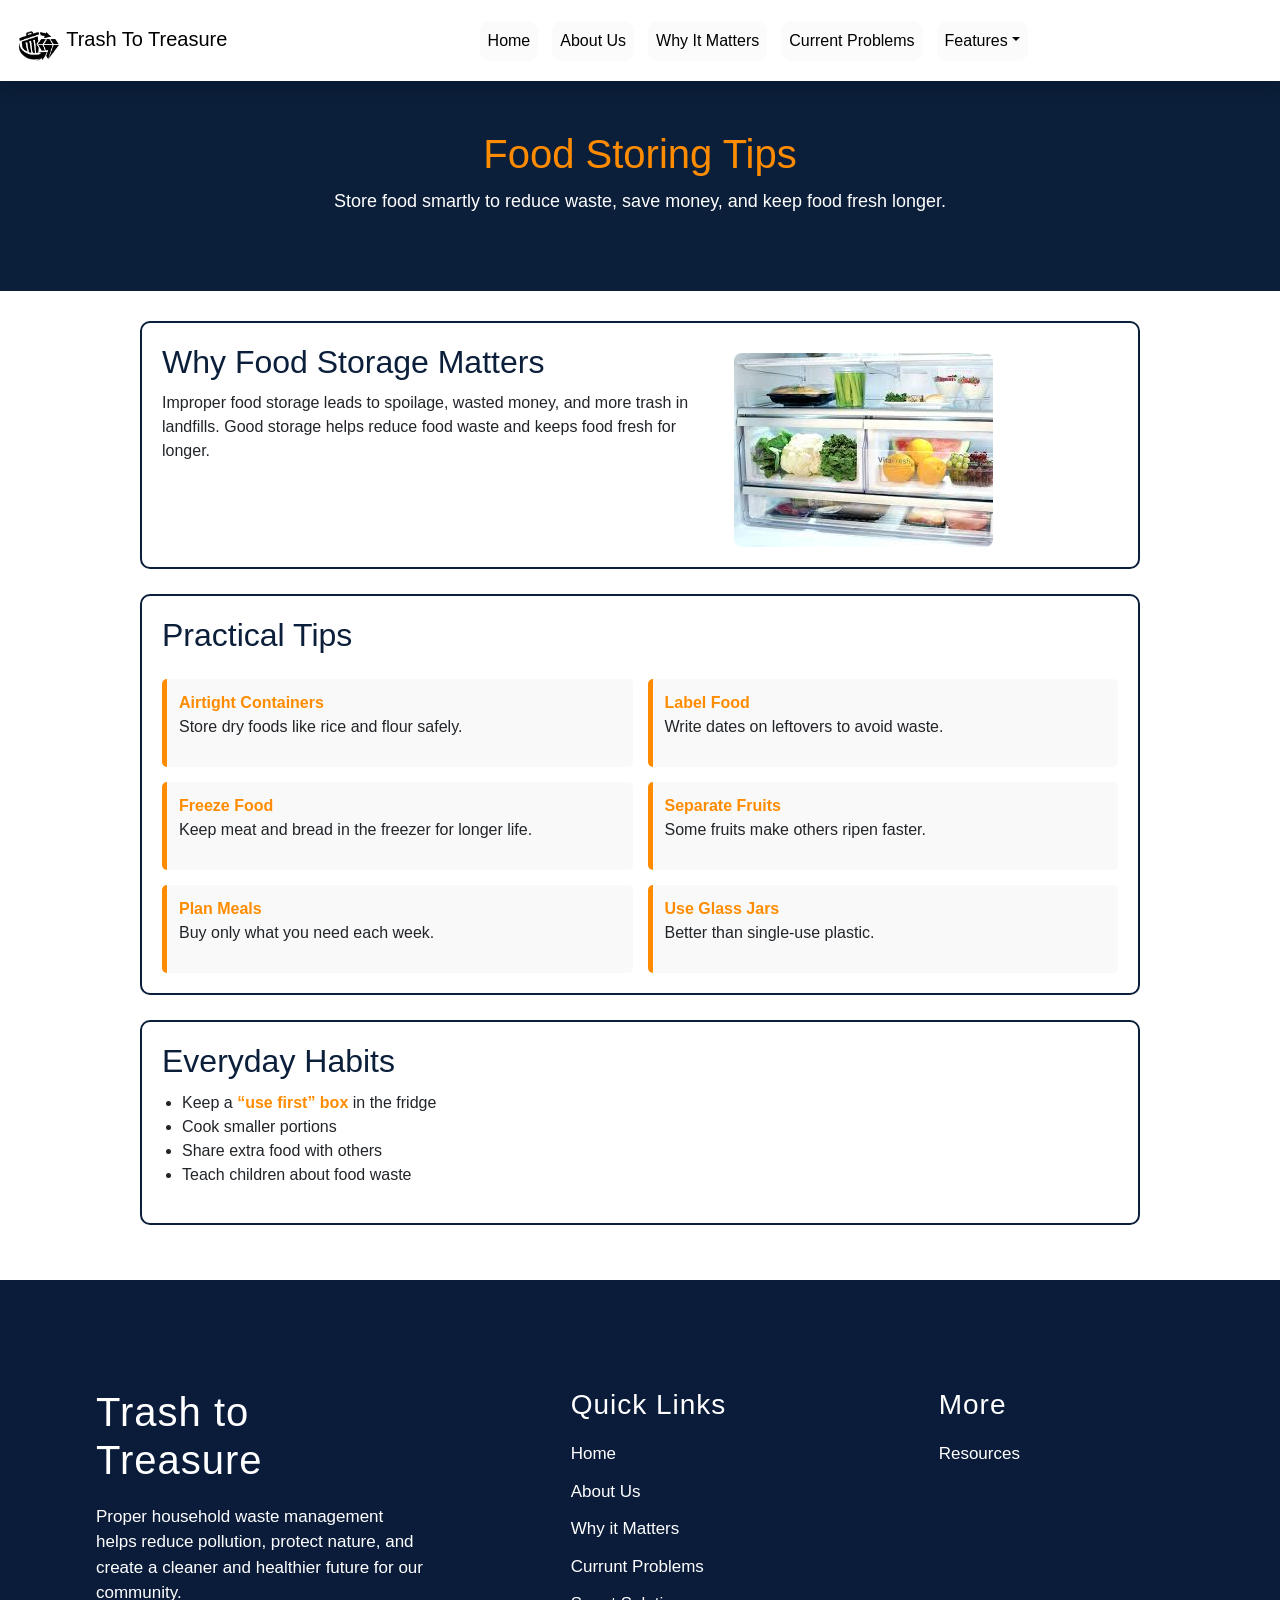
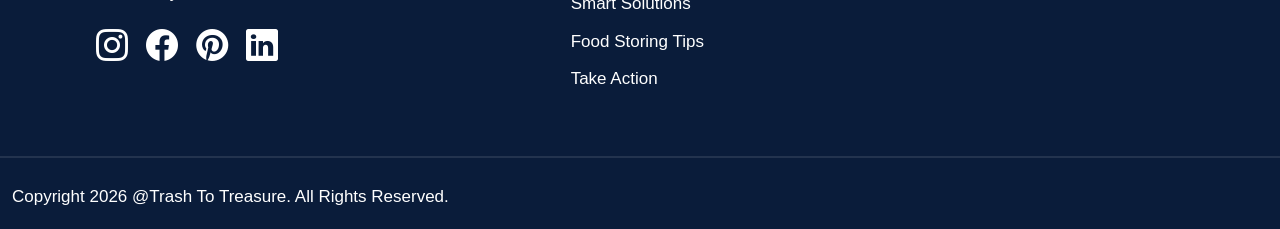
<file: Tips.html>
<!DOCTYPE html>
<html lang="en">
<head>
  <meta charset="UTF-8">
  <meta name="viewport" content="width=device-width, initial-scale=1.0">
  <title>Food Storing Tips - Trash to Treasure</title>
  <link href="https://cdn.jsdelivr.net/npm/bootstrap@5.3.3/dist/css/bootstrap.min.css" rel="stylesheet">
  <link rel="stylesheet" href="tip.css">
  <link rel="stylesheet" href="https://cdn.jsdelivr.net/npm/bootstrap-icons@1.13.1/font/bootstrap-icons.min.css">
</head>
<body>

<!-- Navbar -->
  <nav class="navbar navbar-expand-md px-3 fixed-top shadow">
        <!-- Navbar brand -->
        <a href="index.html" class="navbar-brand"><img id="logo" src="logo.png" alt="logo">   Trash To Treasure</a>
         <!-- Navbar toggle button -->
        <button type="button" class="navbar-toggler" data-bs-toggle="collapse" data-bs-target="#nav-id"><span class="navbar-toggler-icon"></span></button>
        <div class="collapse navbar-collapse" id="nav-id">
            <ul class="navbar-nav mx-auto">
                <li class="nav-item"><a href="index.html" class="nav-link active">Home</a></li>
                <li class="nav-item"><a href="aboutus.html" class="nav-link active">About Us</a></li>
                <li class="nav-item"><a href="whyitmatters.html" class="nav-link active">Why It Matters</a></li>
                <li class="nav-item"><a href="currentproblem.html" class="nav-link active">Current Problems</a></li>
                <li class="nav-item dropdown"><a href="" class="nav-link active dropdown-toggle" data-bs-toggle="dropdown">Features</a>
                    <ul class="dropdown-menu">
                        <li><a href="smartsolutions.html" class="dropdown-item">Smart Solutions</a></li>
                        <li><a href="Tips.html" class="dropdown-item">Food Storing Tips</a></li>
                        <li><a href="action.html" class="dropdown-item">Take Action</a></li>
                    </ul>
                </li>
            </ul>
        </div>
  </nav>

  <!-- HERO -->
<div class="hero">
  <h1>Food Storing Tips</h1>
  <p>Store food smartly to reduce waste, save money, and keep food fresh longer.</p>
</div>

<div class="container">

  <!-- WHY SECTION -->
  <div class="card">
    <div class="row justify-content-center">
    <div class="col-lg-7">
    <h2>Why Food Storage Matters</h2>
    <p>
      Improper food storage leads to spoilage, wasted money, and more trash in landfills.
      Good storage helps reduce food waste and keeps food fresh for longer.
    </p>
    </div>
    <div class="col-lg-5 pe-5 align-items-end">
      <img src="storage1.jpg">
    </div>
    </div>
  </div>


  <!-- TIPS -->
  <div class="card">
    <h2>Practical Tips</h2>

    <div class="tips">
      <div class="tip">
        <span class="highlight">Airtight Containers</span>
        <p>Store dry foods like rice and flour safely.</p>
      </div>

      <div class="tip">
        <span class="highlight">Label Food</span>
        <p>Write dates on leftovers to avoid waste.</p>
      </div>

      <div class="tip">
        <span class="highlight">Freeze Food</span>
        <p>Keep meat and bread in the freezer for longer life.</p>
      </div>

      <div class="tip">
        <span class="highlight">Separate Fruits</span>
        <p>Some fruits make others ripen faster.</p>
      </div>

      <div class="tip">
        <span class="highlight">Plan Meals</span>
        <p>Buy only what you need each week.</p>
      </div>

      <div class="tip">
        <span class="highlight">Use Glass Jars</span>
        <p>Better than single-use plastic.</p>
      </div>
    </div>
  </div>

  <!-- HABITS -->
  <div class="card">
    <h2>Everyday Habits</h2>
    <ul>
      <li>Keep a <span class="highlight">“use first” box</span> in the fridge</li>
      <li>Cook smaller portions</li>
      <li>Share extra food with others</li>
      <li>Teach children about food waste</li>
    </ul>
  </div>

</div>

    <footer>
        <div class="container-fluid">
            <div class="row">

                <div class="col-lg-4 mb-4 mb-lg-0 ms-5 p-5">
                    <h2>Trash to Treasure</h2>
                    <p>
                        Proper household waste management helps reduce pollution, protect nature, 
                        and create a cleaner and healthier future for our community.
                    </p>

                    <div class="social-icons">
                        <a href="https://instagram.com" target="_blank">
                            <i class="bi bi-instagram"></i>
                        </a>
                        <a href="https://facebook.com" target="_blank">
                            <i class="bi bi-facebook"></i>
                        </a>
                        <a href="https://pinterest.com" target="_blank">
                            <i class="bi bi-pinterest"></i>
                        </a>
                        <a href="https://linkedin.com" target="_blank">
                            <i class="bi bi-linkedin"></i>
                        </a>
                    </div>
                </div>
            <div class="col-6 col-lg-3 ms-5 p-5">
                    <h3>Quick Links</h3>
                    <ul>
                        <li><a href="index.html">Home</a></li>
                        <li><a href="aboutus.html">About Us</a></li>
                        <li><a href="whyitmatters.html">Why it Matters</a></li>
                        <li><a href="currentproblem.html">Currunt Problems</a></li>
                        <li><a href="smartsolutions.html">Smart Solutions</a></li>
                        <li><a href="Tips.html">Food Storing Tips</a></li>
                        <li><a href="action.html">Take Action</a></li>
                    </ul>
                </div>

                <div class="col-6 col-lg-3 ms-5 p-5">
                    <h3>More</h3>
                    <ul>
                        <li><a href="https://edusn-my.sharepoint.com/:w:/r/personal/yatihsulatt_edusnschool_co_uk/_layouts/15/Doc.aspx?sourcedoc=%7B3C38E7E2-E610-4535-8D6A-CE565B1C184D%7D&file=The%20BC%20log%20(2026).docx&action=default&mobileredirect=true&DefaultItemOpen=1&wdOrigin=MARKETING.WORD.SIGNIN%2CAPPHOME-WEB.JUMPBACKIN&wdPreviousSession=a4392d9c-6de2-4873-89a0-be5e439f21bf&wdPreviousSessionSrc=AppHomeWeb&ct=1779704023563">Resources</a></li>
                    </ul>
                </div>
            
            <hr>

            <div class="footer-bottom">
                <p class="mb-0">
                    Copyright 2026 @Trash To Treasure. All Rights Reserved.
                </p>
            </div>
        </div>
    </footer>

  <!-- Bootstrap JS -->
  <script src="https://cdn.jsdelivr.net/npm/bootstrap@5.3.3/dist/js/bootstrap.bundle.min.js"></script>
<!-- AOS JS Link -->
     <script src="https://unpkg.com/aos@2.3.1/dist/aos.js"></script>
    <!-- AOS start -->
     <script>
        AOS.init();
     </script>
</body>
</html>
</file>
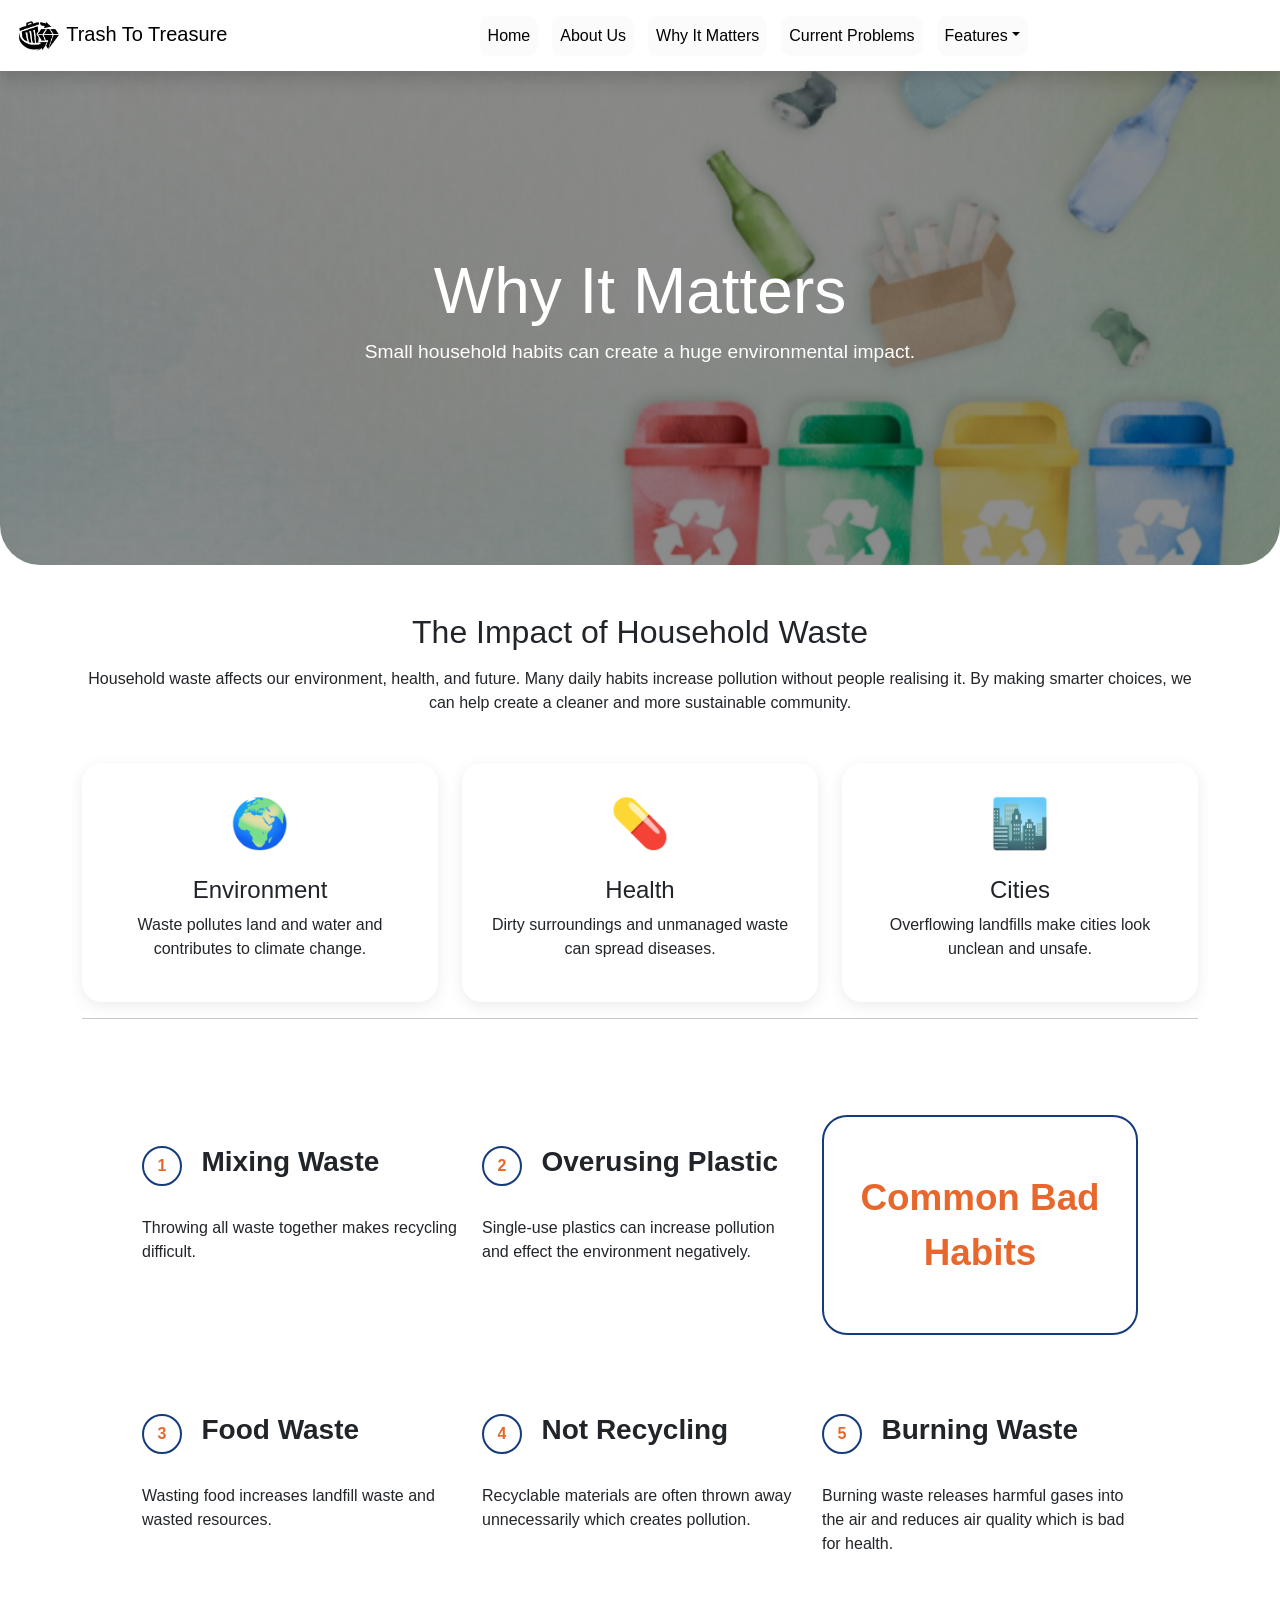
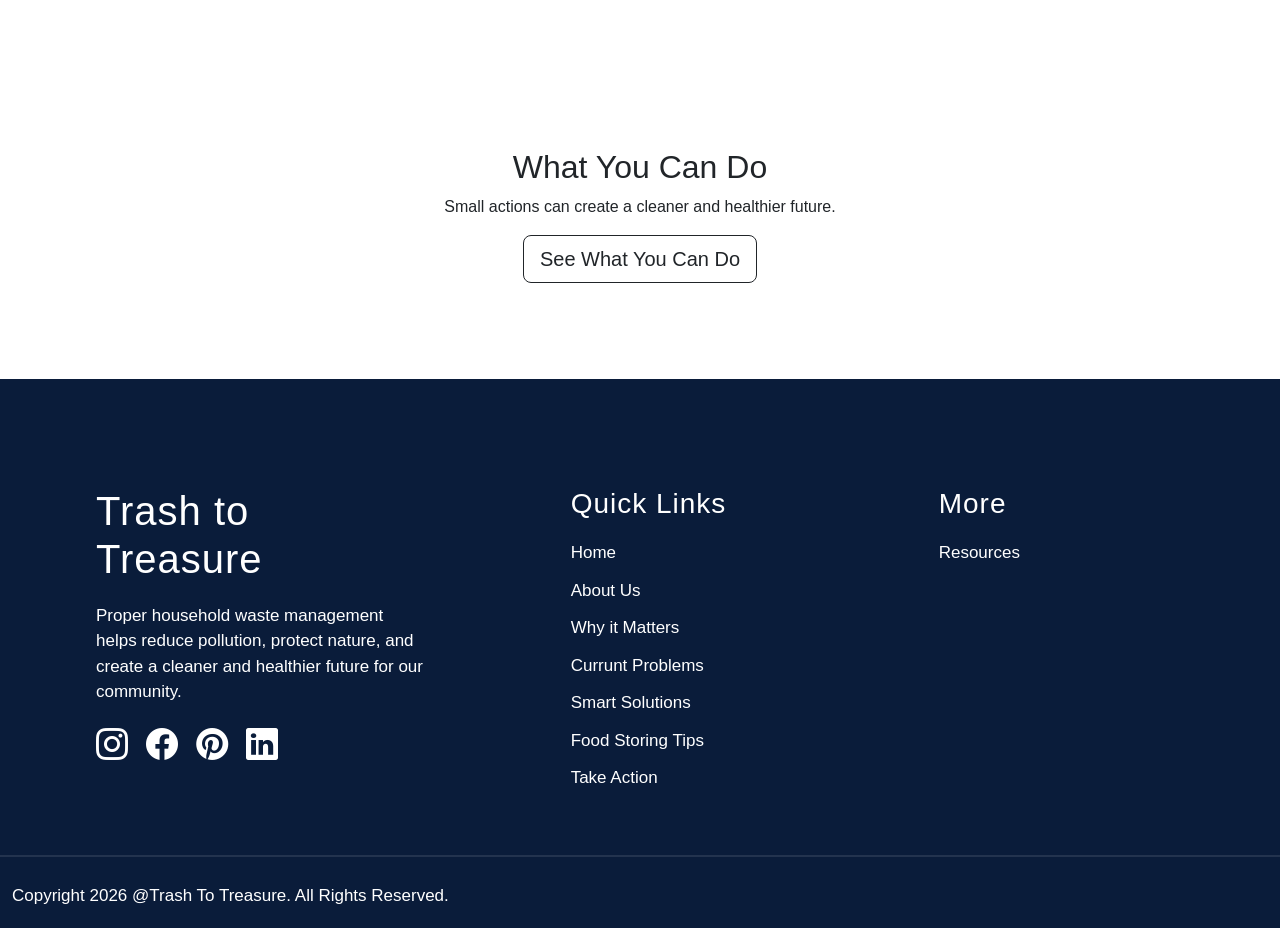
<file: whyitmatters.html>
<!DOCTYPE html>
<html lang="en">
<head>
    <meta charset="UTF-8">
    <meta name="viewport" content="width=device-width, initial-scale=1.0">
    <title>Why It Matters</title>
    <!-- Bootstrap CDN CSS Links -->
    <link href="https://cdn.jsdelivr.net/npm/bootstrap@5.3.8/dist/css/bootstrap.min.css" rel="stylesheet" integrity="sha384-sRIl4kxILFvY47J16cr9ZwB07vP4J8+LH7qKQnuqkuIAvNWLzeN8tE5YBujZqJLB" crossorigin="anonymous">
    <!-- AOS CDN Link -->
     <link href="https://unpkg.com/aos@2.3.1/dist/aos.css" rel="stylesheet">
     <link rel="stylesheet" href="whyitmatters.css">
     <link rel="stylesheet" href="https://cdn.jsdelivr.net/npm/bootstrap-icons@1.13.1/font/bootstrap-icons.min.css">

</head>
<body>

    <!-- navbar start -->
    <nav class="navbar navbar-expand-md px-3 fixed-top shadow">
        <!-- Navbar brand -->
        <a href="index.html" class="navbar-brand"><img id="logo" src="logo.png" alt="logo">   Trash To Treasure</a>
         <!-- Navbar toggle button -->
        <button type="button" class="navbar-toggler" data-bs-toggle="collapse" data-bs-target="#nav-id"><span class="navbar-toggler-icon"></span></button>
        <div class="collapse navbar-collapse" id="nav-id">
            <ul class="navbar-nav mx-auto">
                <li class="nav-item"><a href="index.html" class="nav-link active">Home</a></li>
                <li class="nav-item"><a href="aboutus.html" class="nav-link active">About Us</a></li>
                <li class="nav-item"><a href="whyitmatters.html" class="nav-link active">Why It Matters</a></li>
                <li class="nav-item"><a href="currentproblem.html" class="nav-link active">Current Problems</a></li>
                <li class="nav-item dropdown"><a href="" class="nav-link active dropdown-toggle" data-bs-toggle="dropdown">Features</a>
                    <ul class="dropdown-menu">
                        <li><a href="smartsolutions.html" class="dropdown-item">Smart Solutions</a></li>
                        <li><a href="Tips.html" class="dropdown-item">Food Storing Tips</a></li>
                        <li><a href="action.html" class="dropdown-item">Take Action</a></li>
                    </ul>
                </li>
            </ul>
        </div>
    </nav>
    <!-- navbar end -->

    <!-- HERO SECTION -->
    <section class="top-section">
        <div>
            <h1>Why It Matters</h1>
            <p>Small household habits can create a huge environmental impact.</p>
        </div>
    </section>

<!-- INTRO -->

    <div class="container mt-5 mb-5">
        <div class="text-center">
            <h2 class="section-title">The Impact of Household Waste</h2>
            <p class="mt-3">
                Household waste affects our environment, health, and future.
                Many daily habits increase pollution without people realising it.
                By making smarter choices, we can help create a cleaner and more sustainable community.
            </p>
        </div>

        <!-- IMPACT CARDS -->

        <div class="row mt-5">

            <div class="col-md-4">
                <div class="impact-card text-center">
                    <div class="impact-icon">🌍</div>
                    <h4 class="mt-3">Environment</h4>
                    <p>
                        Waste pollutes land and water and contributes to climate change.
                    </p>
                </div>
            </div>
            <div class="col-md-4">
                <div class="impact-card text-center">
                    <div class="impact-icon">💊</div>
                    <h4 class="mt-3">Health</h4>
                    <p>
                        Dirty surroundings and unmanaged waste can spread diseases.
                    </p>
                </div>
            </div>
            <div class="col-md-4">
                <div class="impact-card text-center">
                    <div class="impact-icon">🏙️</div>
                    <h4 class="mt-3">Cities</h4>
                    <p>
                        Overflowing landfills make cities look unclean and unsafe.
                    </p>
                </div>
            </div>
        </div>
        <hr>

        <!-- common bad habits -->
        <section class="container-fluid habits-section">
            <div class="row">
                <!-- LEFT COLUMN -->
                <div class="col-lg-4 habit-item">
                    <span class="number">1</span>
                    <h3>Mixing Waste</h3>
                    <p>
                    Throwing all waste together makes recycling difficult.
                    </p>
                </div>
                <!-- MIDDLE COLUMN -->
                <div class="col-lg-4 habit-item">
                    <span class="number">2</span>
                    <h3>Overusing Plastic</h3>
                    <p>
                        Single-use plastics can increase pollution and effect the environment negatively.
                    </p>
                </div>
                <!-- RIGHT TITLE BOX -->
                <div class="col-lg-4 d-flex justify-content-center align-items-center">
                    <div class="title-box">
                        Common Bad Habits
                    </div>
                </div>
            </div>
            <!-- SECOND ROW -->
            <div class="row mt-5">
                <div class="col-lg-4 habit-item">
                    <span class="number">3</span>
                    <h3>Food Waste</h3>
                    <p>
                        Wasting food increases landfill waste and wasted resources.
                    </p>
                </div>
                <div class="col-lg-4 habit-item">
                    <span class="number">4</span>
                    <h3>Not Recycling</h3>
                    <p>
                        Recyclable materials are often thrown away unnecessarily which creates pollution.
                    </p>
                </div>
                <div class="col-lg-4 habit-item">
                    <span class="number">5</span>
                    <h3>Burning Waste</h3>
                    <p>
                        Burning waste releases harmful gases into the air and reduces air quality which is bad for health.
                    </p>
                </div>
            </div>
        </section>
    </div>

    <!-- What u can do section -->
    <div class="text-center mt-5 whatucando p-5">
        <h2 class="section-title">What You Can Do</h2>
        <p>Small actions can create a cleaner and healthier future.</p>
        <button class="main-btn btn btn-outline-dark btn-lg" data-bs-toggle="modal" data-bs-target="#actionModal">See What You Can Do</button>
    </div>
    <!-- modal for what you can do section -->
    <div class="modal fade" id="actionModal">
        <div class="modal-dialog modal-lg modal-dialog-centered">
            <div class="modal-content">
                <div class="modal-header">
                    <h2 class="modal-title">How You Can Help</h2>
                    <button class="btn-close" data-bs-dismiss="modal"></button>
                </div>
                <div class="modal-body">
                    <div class="row g-4">
                        <div class="col-md-4">
                            <div class="action-card text-center bg-light">
                                <h3>Reduce</h3>
                                <p>Buy only what you need and avoid wasting products.</p>
                            </div>
                        </div>

                        <div class="col-md-4">
                            <div class="action-card text-center bg-light">
                                <h3>Reuse</h3>
                                <p>Reuse bags, bottles, and containers whenever possible.</p>
                            </div>
                        </div>

                        <div class="col-md-4">
                            <div class="action-card text-center bg-light">
                                <h3>Recycle</h3>
                                <p>Separate household waste properly before throwing it away.</p>
                            </div>
                        </div>

                    </div>
                    <div class="mt-4">
                        <h4>Simple Everyday Tips</h4>
                        <ul>
                            <li>Use reusable water bottles</li>
                            <li>Avoid single-use plastics</li>
                            <li>Store food properly to reduce waste</li>
                            <li>Teach family members about recycling</li>
                        </ul>
                    </div>
                </div>
                <div class="modal-footer justify-content-center">
                    <p class="mb-0 text-center">
                        Thank you for caring about our environment. 
                    </p>
                </div>
            </div>
        </div>
    </div>
    
    
    <footer class="mt-5">
        <div class="container-fluid">
            <div class="row">

                <div class="col-lg-4 mb-4 mb-lg-0 ms-5 p-5">
                    <h2>Trash to Treasure</h2>
                    <p>
                        Proper household waste management helps reduce pollution, protect nature, 
                        and create a cleaner and healthier future for our community.
                    </p>

                    <div class="social-icons">
                        <a href="https://instagram.com" target="_blank">
                            <i class="bi bi-instagram"></i>
                        </a>
                        <a href="https://facebook.com" target="_blank">
                            <i class="bi bi-facebook"></i>
                        </a>
                        <a href="https://pinterest.com" target="_blank">
                            <i class="bi bi-pinterest"></i>
                        </a>
                        <a href="https://linkedin.com" target="_blank">
                            <i class="bi bi-linkedin"></i>
                        </a>
                    </div>
                </div>
            <div class="col-6 col-lg-3 ms-5 p-5">
                    <h3>Quick Links</h3>
                    <ul>
                        <li><a href="index.html">Home</a></li>
                        <li><a href="aboutus.html">About Us</a></li>
                        <li><a href="whyitmatters.html">Why it Matters</a></li>
                        <li><a href="currentproblem.html">Currunt Problems</a></li>
                        <li><a href="smartsolutions.html">Smart Solutions</a></li>
                        <li><a href="Tips.html">Food Storing Tips</a></li>
                        <li><a href="action.html">Take Action</a></li>
                    </ul>
                </div>

                <div class="col-6 col-lg-3 ms-5 p-5">
                    <h3>More</h3>
                    <ul>
                        <li><a href="https://edusn-my.sharepoint.com/:w:/r/personal/yatihsulatt_edusnschool_co_uk/_layouts/15/Doc.aspx?sourcedoc=%7B3C38E7E2-E610-4535-8D6A-CE565B1C184D%7D&file=The%20BC%20log%20(2026).docx&action=default&mobileredirect=true&DefaultItemOpen=1&wdOrigin=MARKETING.WORD.SIGNIN%2CAPPHOME-WEB.JUMPBACKIN&wdPreviousSession=a4392d9c-6de2-4873-89a0-be5e439f21bf&wdPreviousSessionSrc=AppHomeWeb&ct=1779704023563">Resources</a></li>
                    </ul>
                </div>
            
            <hr>

            <div class="footer-bottom">
                <p class="mb-0">
                    Copyright 2026 @Trash To Treasure. All Rights Reserved.
                </p>
            </div>
        </div>
    </footer>
    


    
    <!-- Bootstrap CDN JS LINK -->
     <script src="https://cdn.jsdelivr.net/npm/bootstrap@5.3.8/dist/js/bootstrap.bundle.min.js" integrity="sha384-FKyoEForCGlyvwx9Hj09JcYn3nv7wiPVlz7YYwJrWVcXK/BmnVDxM+D2scQbITxI" crossorigin="anonymous"></script>
    <!-- AOS JS Link -->
     <script src="https://unpkg.com/aos@2.3.1/dist/aos.js"></script>
    <!-- AOS start -->
     <script>
        AOS.init();
     </script>
</body>
</html>
</file>
<file: pbl.css>
/* Nav bar */
#logo {
    width: 45px;
    height: 45px;
    align-items: start;
}
.nav-item {
    font-family: 'Franklin Gothic Medium', 'Arial Narrow', Arial, sans-serif;
}
.dropdown-menu {
    background-color: rgb(247, 247, 247);
}       
.active {
    background-color: rgb(251, 251, 251);
    border-radius: 10px;
}
.active:hover {
    background-color: #e8672c;
} 
.nav-item {
    padding: 7px;
    text-align: center;
}
.navbar {
    background-color: #ffffff;
}
body {
    background-color: #ffffff;
    padding-top: 100px;
    font-family: Arial;
}
/* end */

/* WIHW */
#intro_under {
    width: 60px; 
    border: 2px solid #e8672c;
    margin: auto;
}
.scrap_img {
    max-height: 300px;
    width: 100%;
    object-fit: cover;
}
/* end */

/* footer */
        body {
            background-color: white;
        }

        footer {
            background-color: #0A1C3A;
            color: black;
            padding: 60px 0 20px;
            /* Setting the default font to Quicksand */
            font-family: 'Quicksand', sans-serif;
        }

        /* Cute Bubbly Titles */
        footer h2,
        footer h3 {
            font-weight: 400;
            margin-bottom: 20px;
            color: white; 
            letter-spacing: 1px;
        }

        footer h2 {
            font-size: 2.5rem;
        }

        /* Soft Paragraphs + Links */
        footer p,
        footer a {
            color: white;
            font-weight: 500;
            font-size: 17px;
        }

        footer a {
            text-decoration: none;
            transition: all 0.3s ease;
        }

        footer a:hover {
            color: #ff8c00; /* Changes to your orange theme color on hover! */
            padding-left: 5px;
        }

        footer ul {
            list-style: none;
            padding: 0;
        }

        footer ul li {
            margin-bottom: 12px;
        }

        /* HR Line */
        footer hr {
            border: 1px solid white;
            margin-top: 40px;
            opacity: 0.1;
        }

        /* Social Icons */
        .social-icons {
            display: flex;
            gap: 18px;
            align-items: center;
            margin-top: 15px;
        }

        .social-icons a {
            color: white;
            font-size: 32px;
            transition: 0.3s ease;
        }

        .social-icons a:hover {
            transform: scale(1.2) rotate(5deg); /* Cute little pop and tilt */
            color: #ff8c00;
        }

        .footer-bottom {
            display: flex;
            justify-content: space-between;
            align-items: center;
            flex-wrap: wrap;
            margin-top: 10px;
        }

        .footer-links {
            display: flex;
            gap: 25px;
        }
        
/* end */
/* type of household waste */
.blue-box {
            background-color: #0A1C3A ;
            color: white;
            padding: 30px;
            border-bottom: 1px solid white;
        }
        .blue-box:hover {
            background-color: #163b7b ;
        }
/* end */
/* hero section */
.hero-section {
    background: linear-gradient(rgba(0, 0, 0, 0.6), rgba(0, 0, 0, 0.6)), 
                url(Hero-r.pic.jpg);
    background-size: cover;
    height: 100%;
}
/* end */
/* type of household waste */
.hanging-icon {
    width: 45px;
    height: 45px;
    background-color: #163b7b;
    border-radius: 10px;
}
.hanging-icon i {
    font-size: 25px;
    color: rgb(255, 255, 255);
}
/* end */
</file>
<file: aboutus.css>
/* Nav bar */
#logo {
    width: 45px;
    height: 45px;
    align-items: start;
}
.nav-item {
    font-family: 'Franklin Gothic Medium', 'Arial Narrow', Arial, sans-serif;
}
.dropdown-menu {
    background-color: rgb(247, 247, 247);
}       
.active {
    background-color: rgb(251, 251, 251);
    border-radius: 10px;
}
.active:hover {
    background-color: #e8672c;
} 
.nav-item {
    padding: 7px;
    text-align: center;
}
.navbar {
    background-color: #ffffff;
}
body {
    background-color: #ffffff;
    padding-top: 100px;
    font-family: Arial;
}
/* end */
/* footer */
        body {
            background-color: white;
        }

        footer {
            background-color: #0A1C3A;
            color: black;
            padding: 60px 0 20px;
            /* Setting the default font to Quicksand */
        }

        /* Cute Bubbly Titles */
        footer h2,
        footer h3 {
            font-weight: 400;
            margin-bottom: 20px;
            color: white; 
            letter-spacing: 1px;
        }

        footer h2 {
            font-size: 2.5rem;
        }

        /* Soft Paragraphs + Links */
        footer p,
        footer a {
            color: white;
            font-weight: 500;
            font-size: 17px;
        }

        footer a {
            text-decoration: none;
            transition: all 0.3s ease;
        }

        footer a:hover {
            color: #ff8c00; /* Changes to your orange theme color on hover! */
            padding-left: 5px;
        }

        footer ul {
            list-style: none;
            padding: 0;
        }

        footer ul li {
            margin-bottom: 12px;
        }

        /* HR Line */
        footer hr {
            border: 1px solid white;
            margin-top: 40px;
            opacity: 0.1;
        }

        /* Social Icons */
        .social-icons {
            display: flex;
            gap: 18px;
            align-items: center;
            margin-top: 15px;
        }

        .social-icons a {
            color: white;
            font-size: 32px;
            transition: 0.3s ease;
        }

        .social-icons a:hover {
            transform: scale(1.2) rotate(5deg); /* Cute little pop and tilt */
            color: #ff8c00;
        }

        .footer-bottom {
            display: flex;
            justify-content: space-between;
            align-items: center;
            flex-wrap: wrap;
            margin-top: 10px;
        }

        .footer-links {
            display: flex;
            gap: 25px;
        }
        
/* end */

/* Hero Section */
        .about-hero {
            position: relative;
            height: 450px;
            background: #080543;
            overflow: hidden;
            display: flex;
            justify-content: center;
            align-items: center;
        }
 
        .about-hero::before {
            content: "";
            position: absolute;
            width: 1500px;
            height: 1500px;
            background: #1e1c54;
            border-radius: 50%;
            top: -1050px;
            left: 50%;
            transform: translateX(-50%);
        }
 
        .about-title {
            position: relative;
            z-index: 2;
            font-size: 8rem;
            color: #ffffff;
            text-align: center;
        }
 
        .about-section {
            padding: 60px 0;
        }
 
        .section-subtitle {
            color: #080543;
            font-size: 2.2rem;
            margin-bottom: 5px;
        }
 
        .section-title {
            color: #080543;
            font-size: 4rem;
            margin-bottom: 20px;
            line-height: 1.1;
        }
 
        .section-text {
            font-family:Arial, Helvetica, sans-serif;
            font-size: 1.4rem;
            color: #000000;
            line-height: 1.6;
            max-width: 550px;
        }
 
        .vision-row, .purpose-row {
            margin-top: 60px;
        }
 
        .text-col-right {
            padding-left: 20px;
        }
        .text-col-left {
            padding-right: 20px;
        }
 
        .img-wrapper {
            display: inline-block;
            width: 100%;
            text-align: center;
        }
 
        .about-img {
            width: 100%;
            max-width: 550px;
            height: 380px;    
            border-radius: 40px;
            object-fit: cover;
            box-shadow: 0 20px 50px rgba(8, 5, 67, 0.15);
            border: 6px solid rgb(255, 255, 255);
            transition: transform 0.5s cubic-bezier(0.165, 0.84, 0.44, 1), box-shadow 0.5s ease;
        }
 
        .img-wrapper:hover .about-img {
            transform: scale(1.08);
            box-shadow: 0 30px 60px rgba(8, 5, 67, 0.2);
        }
       
        /* About us */
 
        .custom-nav-container {
            display: flex;
            justify-content: center;
            padding: 20px;
        }
 
        .rounded-nav {
            background: white;
            padding: 10px 30px;
            border-radius: 50px;
            display: flex;
            align-items: center;
            gap: 20px;
            box-shadow: 0 4px 15px rgba(0,0,0,0.05);
            border: 1px solid #eee;
        }
 
        .nav-logo { height: 40px; }
 
        .nav-link-custom {
            text-decoration: none;
            color: #555;
            font-weight: 600;
            font-size: 0.9rem;
        }
 
        /* Team Section */
        .team-section {
        text-align: center;
        padding: 60px 20px;
        background-color: #ffffff;
        }
 
        .team-section h2 {
        font-size: 42px;
        color: #080543;
        margin-bottom: 50px;
        font-family: 'Franklin Gothic Medium', 'Arial Narrow', Arial, sans-serif;
        }
 
        .team-container {
        display: flex;
        justify-content: center;
        gap: 60px;
        flex-wrap: wrap;
        }
 
        .team-member {
        max-width: 250px;
        }
 
        .team-member img {
        width: 200px;
        height: 200px;
        border-radius: 60%;
        object-fit: cover;
        background-color: rgb(17, 31, 135);
        }
 
        .team-member h3 {
        margin-top: 40px;
        font-size: 30px;
        color: black;
        font-family: Arial, Helvetica, sans-serif;
        }
 
       
        /* Contact Form */
 
        .section-title,
        .info-card h3 {
            color: #002D62; /* Dark Blue */
            font-weight: 700;
        }
 
 
        .info-card {
            background-color: #ffffff;
            border-radius: 12px;
            box-shadow: 0 5px 20px rgba(0,0,0,0.08);
        }
 
        .btn-orange {
            background-color: #002D62;
            color: white;
            padding: 12px 45px;
            border-radius: 30px;
            font-weight: bold;
            border: none;
            transition: 0.3s;
        }
</file>
<file: smartsolutions.css>
/* Nav bar */
#logo {
    width: 45px;
    height: 45px;
    align-items: start;
}
.nav-item {
    font-family: 'Franklin Gothic Medium', 'Arial Narrow', Arial, sans-serif;
}
.dropdown-menu {
    background-color: rgb(247, 247, 247);
}       
.active {
    background-color: rgb(251, 251, 251);
    border-radius: 10px;
}
.nav-active:hover {
    background-color: #e8672c;
} 
.nav-item {
    padding: 7px;
    text-align: center;
}
.navbar {
    background-color: #ffffff;
}
body {
    background-color: #ffffff;
    padding-top: 70px;
    font-family: Arial;
}
/* end */

/* footer */
        body {
            background-color: white;
        }

        footer {
            background-color: #0A1C3A;
            color: black;
            padding: 60px 0 20px;
            /* Setting the default font to Quicksand */
            font-family: 'Quicksand', sans-serif;
        }

        /* Cute Bubbly Titles */
        footer h2,
        footer h3 {
            font-weight: 400;
            margin-bottom: 20px;
            color: white; 
            letter-spacing: 1px;
        }

        footer h2 {
            font-size: 2.5rem;
        }

        /* Soft Paragraphs + Links */
        footer p,
        footer a {
            color: white;
            font-weight: 500;
            font-size: 17px;
        }

        footer a {
            text-decoration: none;
            transition: all 0.3s ease;
        }

        footer a:hover {
            color: #ff8c00; /* Changes to your orange theme color on hover! */
            padding-left: 5px;
        }

        footer ul {
            list-style: none;
            padding: 0;
        }

        footer ul li {
            margin-bottom: 12px;
        }

        /* HR Line */
        footer hr {
            border: 1px solid white;
            margin-top: 40px;
            opacity: 0.1;
        }

        /* Social Icons */
        .social-icons {
            display: flex;
            gap: 18px;
            align-items: center;
            margin-top: 15px;
        }

        .social-icons a {
            color: white;
            font-size: 32px;
            transition: 0.3s ease;
        }

        .social-icons a:hover {
            transform: scale(1.2) rotate(5deg); /* Cute little pop and tilt */
            color: #ff8c00;
        }

        .footer-bottom {
            display: flex;
            justify-content: space-between;
            align-items: center;
            flex-wrap: wrap;
            margin-top: 10px;
        }

        .footer-links {
            display: flex;
            gap: 25px;
        }
        
/* end */
/* hero section */
.top-section{
        background:linear-gradient(rgba(0,0,0,0.45), rgba(0,0,0,0.45)),
        url(smartsolutionsbg.jpg);
        background-size:cover;
        background-position:center;
        height:55vh;
        display:flex;
        justify-content:center;
        align-items:center;
        text-align:center;
        color:white;
        border-bottom-left-radius:40px;
        border-bottom-right-radius:40px;
    }
/* end */
/* tab pane */
.nav-pills .nav-link {
  color: #000000;
}
.nav-pills .nav-link.active {
  background-color: #163b7b;
  color: #ffffff;
}
/* end */

/*how smart technology help */
.percent {
    color: #e8672c;
}
/* end */
/* how systems work */
.step {
    width: 60px;
    height: 60px;
    background-color: #163b7b;
}
/* end */
</file>
<file: solid-waste.css>
/* solid waste */
/* Custom styles for the background */
        .hero-section {
            width: 100%;
            min-height: 450px;
            /* Replace the URL below with your 'blurred-kitchen' image file */
            background: linear-gradient(rgba(255, 255, 255, 0.1), rgba(255, 255, 255, 0.1)), 
                        url('https://flustix.com/wp-content/uploads/2022/07/MicrosoftTeams-image-35-1536x614.png') no-repeat center center;
            background-size: cover;
            display: flex;
            align-items: center;
        }

        .text-brown {
            color: #422c88; 
        }

        .challenge-header {
            font-size: 3rem;
            font-weight: 700;
        }

        .challenge-subtitle {
            font-size: 1.25rem;
            font-weight: 600;
        }

        .quote-text {
            font-style: italic;
            max-width: 550px;
            color: #333;
        }
        
        /* Explanation Section */
        body{
            background-color:#e2e8f5;
            font-family:'Poppins', sans-serif;
        }

        .solid-section{
            padding:70px 0;
        }

        .section-title{
            font-family:'Chewy', cursive;
            color:#422c88;
            font-size:42px;
            margin-bottom:25px;
        }

        .highlight-card,
        .info-block{
            background:white;
            border-radius:16px;
            padding:22px;
            margin-bottom:25px;
            box-shadow:0 4px 14px rgba(0,0,0,0.08);

            min-height:170px;

            transition:0.35s ease;
            cursor:pointer;
        }

        .highlight-card:hover,
        .info-block:hover{
            transform:translateY(-8px) scale(1.04);
            background:#6f6acc;
        }

        .highlight-card:hover h4,
        .highlight-card:hover p,
        .info-block:hover h5,
        .info-block:hover p{
            color:white;
        }

        /* Text */
        .highlight-card h4,
        .info-block h5{
            color:#3e2faf;
            font-size:20px;
            font-weight:700;
            margin-bottom:10px;
            transition:0.3s;
        }

        .highlight-card p,
        .info-block p{
            color:#162064;
            font-size:14px;
            line-height:1.7;
            margin:0;
            transition:0.3s;
        }

        /* Center Image */
        .center-image{
            display:flex;
            justify-content:center;
            align-items:center;
            height:100%;
        }

        .circle-image{
            width:100%;
            max-width:520px;
            height:520px;
            object-fit:cover;
            border-radius:50%;
            border:4px solid #422c88;
        }

        /* Solution Section */
        .solutions-section{
            padding:90px 0;
        }

        .solution-title{
            font-family:'Chewy', cursive;
            color:#422c88;
            font-size:55px;
            text-align:center;
            margin-bottom:60px;
        }

        /* SOLUTION CARDS */
        .solution-card{
            background:white;
            border-radius:18px;
            padding:28px 22px;
            height:100%;
            min-height:250px;

            box-shadow:0 5px 15px rgba(0,0,0,0.08);

            transition:0.35s ease;
            cursor:pointer;
        }
        /* HOVER EFFECT */
        .solution-card:hover{
            transform:translateY(-10px) scale(1.05);
            background:#6f6acc;
        }

        .solution-card:hover h4,
        .solution-card:hover p,
        .solution-card:hover .card-icon{
            color:white;
        }

        /* ICON */
        .card-icon{
            font-size:42px;
            color:#3e2faf;
            margin-bottom:18px;

            transition:0.3s;
        }

        /* CARD TITLE */
        .solution-card h4{
            color:#3e2faf;
            font-size:21px;
            font-weight:700;
            margin-bottom:15px;
            line-height:1.5;

            transition:0.3s;
        }

        /* CARD TEXT */
        .solution-card p{
            color:#162064;
            font-size:14px;
            line-height:1.8;
            margin:0;

            transition:0.3s;
        }

        @media(max-width:991px){

            .section-title,
            .solution-title{
                text-align:center;
                font-size:34px;
            }

            .center-image{
                margin:30px 0;
            }

            .circle-image{
                max-width:350px;
                height:350px;
            }

            .info-block,
            .highlight-card,
            .solution-card{
                min-height:auto;
            }
        }

        /* Footer */
       body {
            background-color: white;
        }

        footer {
            background-color: #3e2faf;
            color: black;
            padding: 60px 0 20px;
            /* Setting the default font to Quicksand */
            font-family: 'Quicksand', sans-serif;
        }

        /* Cute Bubbly Titles */
        footer h2,
        footer h3 {
            font-family: 'Bubblegum Sans', cursive;
            font-weight: 400;
            margin-bottom: 20px;
            color: white; 
            letter-spacing: 1px;
        }

        footer h2 {
            font-size: 2.5rem;
        }

        /* Soft Paragraphs + Links */
        footer p,
        footer a {
            color: white;
            font-weight: 500;
            font-size: 17px;
        }

        footer a {
            text-decoration: none;
            transition: all 0.3s ease;
        }

        footer a:hover {
            color: #ff8c00; /* Changes to your orange theme color on hover! */
            padding-left: 5px;
        }

        footer ul {
            list-style: none;
            padding: 0;
        }

        footer ul li {
            margin-bottom: 12px;
        }

        /* HR Line */
        footer hr {
            border: 1px solid #080543;
            margin-top: 40px;
            opacity: 0.1;
        }

        /* Social Icons */
        .social-icons {
            display: flex;
            gap: 18px;
            align-items: center;
            margin-top: 15px;
        }

        .social-icons a {
            color: white;
            font-size: 32px;
            transition: 0.3s ease;
        }

        .social-icons a:hover {
            transform: scale(1.2) rotate(5deg); /* Cute little pop and tilt */
            color: #ff8c00;
        }

        .footer-bottom {
            display: flex;
            justify-content: space-between;
            align-items: center;
            flex-wrap: wrap;
            margin-top: 10px;
        }

        .footer-links {
            display: flex;
            gap: 25px;
        }
/* solid waste end */
</file>
<file: tip.css>
/* Nav bar */
#logo {
    width: 45px;
    height: 45px;
    align-items: start;
}
.nav-item {
    font-family: 'Franklin Gothic Medium', 'Arial Narrow', Arial, sans-serif;
}
.dropdown-menu {
    background-color: rgb(247, 247, 247);
}       
.active {
    background-color: rgb(251, 251, 251);
    border-radius: 10px;
}
.nav-active:hover {
    background-color: #e8672c;
} 
.nav-item {
    padding: 7px;
    text-align: center;
}
.navbar {
    background-color: #ffffff;
}
body {
    background-color: #ffffff;
    padding-top: 70px;
    font-family: Arial;
}
/* end */
/* footer */
        body {
            background-color: white;
        }

        footer {
            background-color: #0A1C3A;
            color: black;
            padding: 60px 0 20px;
            /* Setting the default font to Quicksand */
            font-family: 'Quicksand', sans-serif;
        }

        /* Cute Bubbly Titles */
        footer h2,
        footer h3 {
            font-weight: 400;
            margin-bottom: 20px;
            color: white; 
            letter-spacing: 1px;
        }

        footer h2 {
            font-size: 2.5rem;
        }

        /* Soft Paragraphs + Links */
        footer p,
        footer a {
            color: white;
            font-weight: 500;
            font-size: 17px;
        }

        footer a {
            text-decoration: none;
            transition: all 0.3s ease;
        }

        footer a:hover {
            color: #ff8c00; /* Changes to your orange theme color on hover! */
            padding-left: 5px;
        }

        footer ul {
            list-style: none;
            padding: 0;
        }

        footer ul li {
            margin-bottom: 12px;
        }

        /* HR Line */
        footer hr {
            border: 1px solid white;
            margin-top: 40px;
            opacity: 0.1;
        }

        /* Social Icons */
        .social-icons {
            display: flex;
            gap: 18px;
            align-items: center;
            margin-top: 15px;
        }

        .social-icons a {
            color: white;
            font-size: 32px;
            transition: 0.3s ease;
        }

        .social-icons a:hover {
            transform: scale(1.2) rotate(5deg); /* Cute little pop and tilt */
            color: #ff8c00;
        }

        .footer-bottom {
            display: flex;
            justify-content: space-between;
            align-items: center;
            flex-wrap: wrap;
            margin-top: 10px;
        }

        .footer-links {
            display: flex;
            gap: 25px;
        }
        
/* end */
  /* HERO */
  .hero {
    background: #0b1f3a;
    color: white;
    text-align: center;
    padding: 60px 20px;
  }

  .hero h1 {
    color: #ff8c00;
    margin-bottom: 10px;
  }

  .hero p {
    font-size: 18px;
  }

  /* CONTAINER */
  .container {
    width: 90%;
    max-width: 1000px;
    margin: auto;
    padding: 30px 0;
  }

  /* SECTION CARD */
  .card {
    border: 2px solid #0b1f3a;
    border-radius: 10px;
    padding: 20px;
    margin-bottom: 25px;
    background: white;
  }

  .card h2 {
    color: #0b1f3a;
    margin-bottom: 10px;
  }

  .highlight {
    color: #ff8c00;
    font-weight: bold;
  }

  /* TIP BOXES */
  .tips {
    display: grid;
    grid-template-columns: repeat(2, 1fr);
    gap: 15px;
    margin-top: 15px;
  }

  .tip {
    border-left: 5px solid #ff8c00;
    padding: 12px;
    background: #f9f9f9;
    border-radius: 5px;
  }

  ul {
    padding-left: 20px;
  }

  img {
    margin-top: 10px;
    border-radius: 8px;
    max-width: 100%;
  }
</file>
<file: whyitmatters.css>
/* Nav bar */
#logo {
    width: 45px;
    height: 45px;
    align-items: start;
}
.nav-item {
    font-family: 'Franklin Gothic Medium', 'Arial Narrow', Arial, sans-serif;
}
.dropdown-menu {
    background-color: rgb(247, 247, 247);
}       
.active {
    background-color: rgb(251, 251, 251);
    border-radius: 10px;
}
.active:hover {
    background-color: #e8672c;
} 
.nav-item {
    padding: 7px;
    text-align: center;
}
.navbar {
    background-color: #ffffff;
}
body {
    background-color: #ffffff;
    padding-top: 70px;
    font-family: Arial;
}


/* header */
.top-section{
        background:linear-gradient(rgba(0,0,0,0.45), rgba(0,0,0,0.45)),
        url(whyitmattersimg.png);
        background-size:cover;
        background-position:center;
        height:55vh;
        display:flex;
        justify-content:center;
        align-items:center;
        text-align:center;
        color:white;
        border-bottom-left-radius:40px;
        border-bottom-right-radius:40px;
    }

    .top-section h1{
        font-size:4rem;
    }

    .top-section p{
        font-size:1.2rem;
    }


    /* IMPACT CARDS */

    .impact-card{
        border:none;
        border-radius:20px;
        padding:25px;
        background:white;
        transition:0.3s;
        height:100%;
        box-shadow:0 4px 15px rgba(0,0,0,0.08);
    }
    .impact-icon{
        font-size:3rem;
    }

    /* bad habits */
    
.habits-section{
    padding:80px 60px;
}

.habit-item{
    margin-top:30px;
}

.number{
    border:2px solid #163b7b;
    border-radius:50%;
    color:#e8672c;
    width:40px;
    height:40px;
    display:inline-flex;
    justify-content:center;
    align-items:center;
    font-weight:bold;
    margin-bottom:15px;
}

.habit-item h3{
    display:inline-block;
    margin-left:15px;
    font-weight:bold;
}

.habit-item p{
    margin-top:15px;
    max-width:350px;
}

.title-box{
    border:2px solid #163b7b;
    padding:40px 30px;
    border-radius:25px;
    color:#e8672c;
    font-size:2.3rem;
    font-weight:bold;
    text-align:center;
    width:320px;
    height:220px;
    display:flex;
    justify-content:center;
    align-items:center;
}
/* What you can do section */
.modal-content{
    border:none;
    border-radius:25px;
    padding:20px;
}
        .whatucando {
            justify-content:center;
            align-items:center;
            text-align:center;
}
.action-card{
    padding:20px;
    border-radius:20px;
    height:100%;
}
.action-card h3,
.modal-title{
    color:#000000;
    font-weight:bold;
}
/* end */
/* footer */
        body {
            background-color: white;
        }

        footer {
            background-color: #0A1C3A;
            color: black;
            padding: 60px 0 20px;
            /* Setting the default font to Quicksand */
            font-family: 'Quicksand', sans-serif;
        }

        /* Cute Bubbly Titles */
        footer h2,
        footer h3 {
            font-weight: 400;
            margin-bottom: 20px;
            color: white; 
            letter-spacing: 1px;
        }

        footer h2 {
            font-size: 2.5rem;
        }

        /* Soft Paragraphs + Links */
        footer p,
        footer a {
            color: white;
            font-weight: 500;
            font-size: 17px;
        }

        footer a {
            text-decoration: none;
            transition: all 0.3s ease;
        }

        footer a:hover {
            color: #ff8c00; /* Changes to your orange theme color on hover! */
            padding-left: 5px;
        }

        footer ul {
            list-style: none;
            padding: 0;
        }

        footer ul li {
            margin-bottom: 12px;
        }

        /* HR Line */
        footer hr {
            border: 1px solid white;
            margin-top: 40px;
            opacity: 0.1;
        }

        /* Social Icons */
        .social-icons {
            display: flex;
            gap: 18px;
            align-items: center;
            margin-top: 15px;
        }

        .social-icons a {
            color: white;
            font-size: 32px;
            transition: 0.3s ease;
        }

        .social-icons a:hover {
            transform: scale(1.2) rotate(5deg); /* Cute little pop and tilt */
            color: #ff8c00;
        }

        .footer-bottom {
            display: flex;
            justify-content: space-between;
            align-items: center;
            flex-wrap: wrap;
            margin-top: 10px;
        }

        .footer-links {
            display: flex;
            gap: 25px;
        }
        
/* end */
</file>
